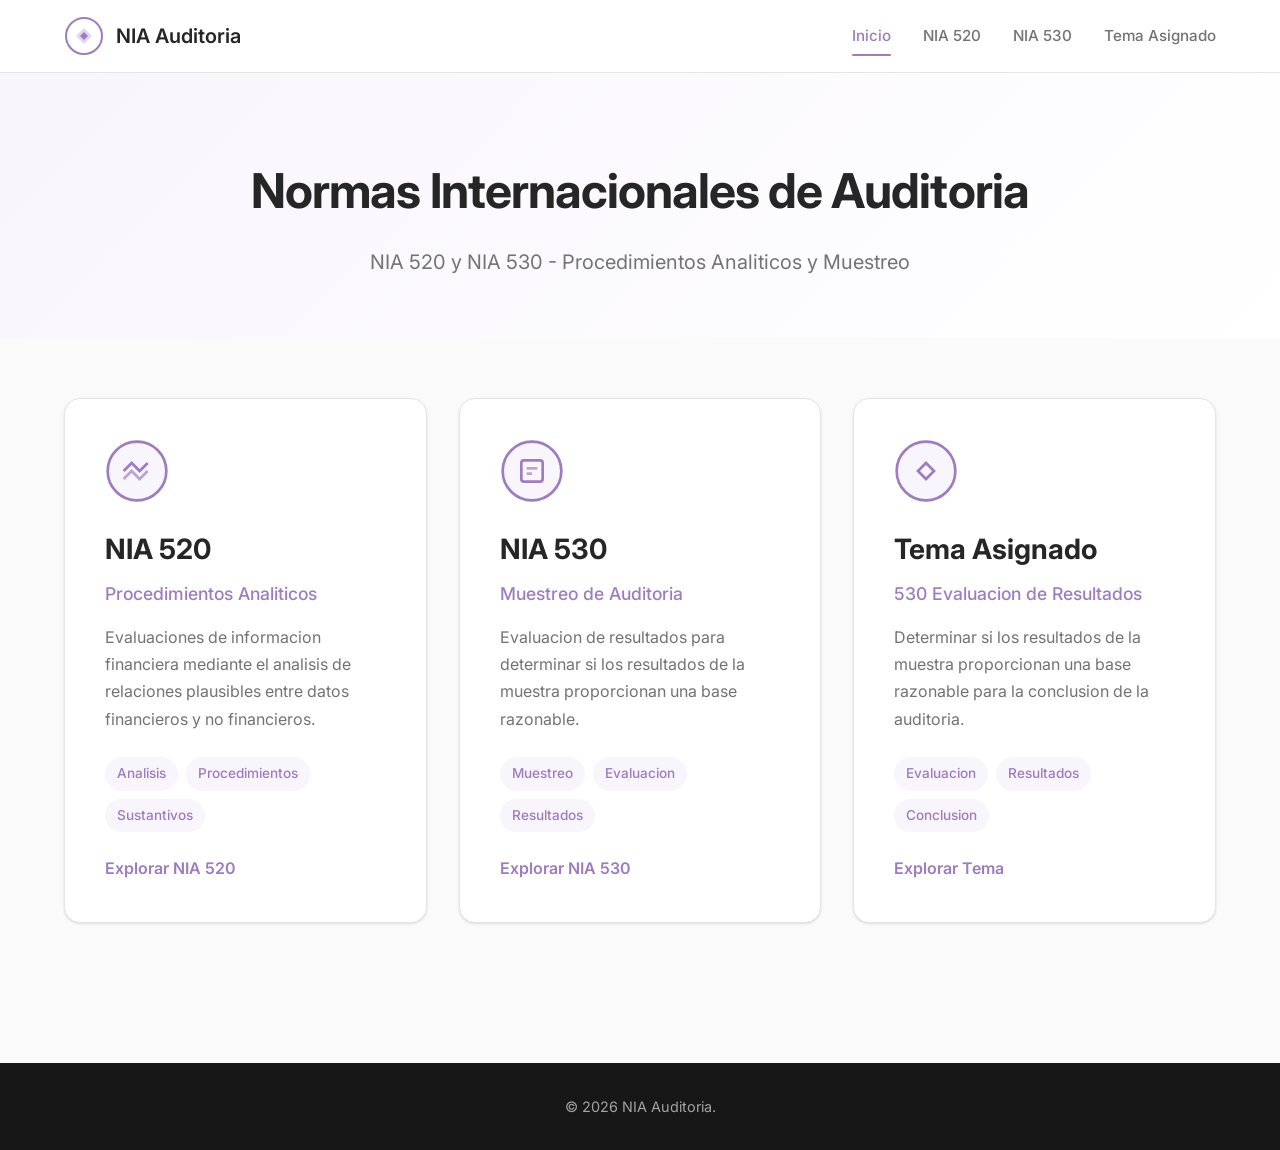
<file: index.html>
<!DOCTYPE html>
<html lang="es">
<head>
<meta charset="UTF-8">
<meta name="viewport" content="width=device-width, initial-scale=1.0">
<title>NIA 520 y 530 - Auditoria</title>
<link rel="stylesheet" href="style.css">
<link href="https://fonts.googleapis.com/css2?family=Inter:wght@300;400;500;600&display=swap" rel="stylesheet">
</head>
<body>
<header class="header">
<div class="container">
<div class="logo">
<svg viewBox="0 0 40 40" class="logo-icon">
<circle cx="20" cy="20" r="18" fill="none" stroke="#9d7cbf" stroke-width="2"/>
<path d="M12 20 L20 12 L28 20 L20 28 Z" fill="#9d7cbf" opacity="0.3"/>
<path d="M16 20 L20 16 L24 20 L20 24 Z" fill="#9d7cbf"/>
</svg>
<span>NIA Auditoria</span>
</div>
<nav class="nav">
<a href="index.html" class="nav-link active">Inicio</a>
<a href="nia520.html" class="nav-link">NIA 520</a>
<a href="nia530.html" class="nav-link">NIA 530</a>
<a href="tema.html" class="nav-link">Tema Asignado</a>
</nav>
</div>
</header>
<main class="main">
<section class="hero">
<div class="container">
<h1 class="hero-title">Normas Internacionales de Auditoria</h1>
<p class="hero-subtitle">NIA 520 y NIA 530 - Procedimientos Analiticos y Muestreo</p>
</div>
</section>
<section class="content">
<div class="container">
<div class="cards">
<article class="card">
<div class="card-icon">
<svg viewBox="0 0 48 48" fill="none">
<circle cx="24" cy="24" r="22" stroke="#9d7cbf" stroke-width="2" fill="#f8f5fc"/>
<path d="M14 24 L20 18 L26 24 L32 18" stroke="#9d7cbf" stroke-width="2" fill="none"/>
<path d="M14 30 L20 24 L26 30 L32 24" stroke="#b8a5d3" stroke-width="2" fill="none"/>
</svg>
</div>
<h2 class="card-title">NIA 520</h2>
<h3 class="card-subtitle">Procedimientos Analiticos</h3>
<p class="card-description">Evaluaciones de informacion financiera mediante el analisis de relaciones plausibles entre datos financieros y no financieros.</p>
<div class="card-tags">
<span class="tag">Analisis</span>
<span class="tag">Procedimientos</span>
<span class="tag">Sustantivos</span>
</div>
<a href="nia520.html" class="card-link">Explorar NIA 520</a>
</article>
<article class="card">
<div class="card-icon">
<svg viewBox="0 0 48 48" fill="none">
<circle cx="24" cy="24" r="22" stroke="#9d7cbf" stroke-width="2" fill="#f8f5fc"/>
<rect x="16" y="16" width="16" height="16" rx="2" stroke="#9d7cbf" stroke-width="2" fill="none"/>
<line x1="20" y1="22" x2="28" y2="22" stroke="#b8a5d3" stroke-width="2"/>
<line x1="20" y1="26" x2="24" y2="26" stroke="#b8a5d3" stroke-width="2"/>
</svg>
</div>
<h2 class="card-title">NIA 530</h2>
<h3 class="card-subtitle">Muestreo de Auditoria</h3>
<p class="card-description">Evaluacion de resultados para determinar si los resultados de la muestra proporcionan una base razonable.</p>
<div class="card-tags">
<span class="tag">Muestreo</span>
<span class="tag">Evaluacion</span>
<span class="tag">Resultados</span>
</div>
<a href="nia530.html" class="card-link">Explorar NIA 530</a>
</article>
<article class="card">
<div class="card-icon">
<svg viewBox="0 0 48 48" fill="none">
<circle cx="24" cy="24" r="22" stroke="#9d7cbf" stroke-width="2" fill="#f8f5fc"/>
<path d="M18 24 L24 18 L30 24 L24 30 Z" stroke="#9d7cbf" stroke-width="2" fill="none"/>
</svg>
</div>
<h2 class="card-title">Tema Asignado</h2>
<h3 class="card-subtitle">530 Evaluacion de Resultados</h3>
<p class="card-description">Determinar si los resultados de la muestra proporcionan una base razonable para la conclusion de la auditoria.</p>
<div class="card-tags">
<span class="tag">Evaluacion</span>
<span class="tag">Resultados</span>
<span class="tag">Conclusion</span>
</div>
<a href="tema.html" class="card-link">Explorar Tema</a>
</article>
</div>
</div>
</section>
</main>
<footer class="footer">
<div class="container">
<p>&copy; 2026 NIA Auditoria.</p>
</div>
</footer>
</body>
</html>
</file>
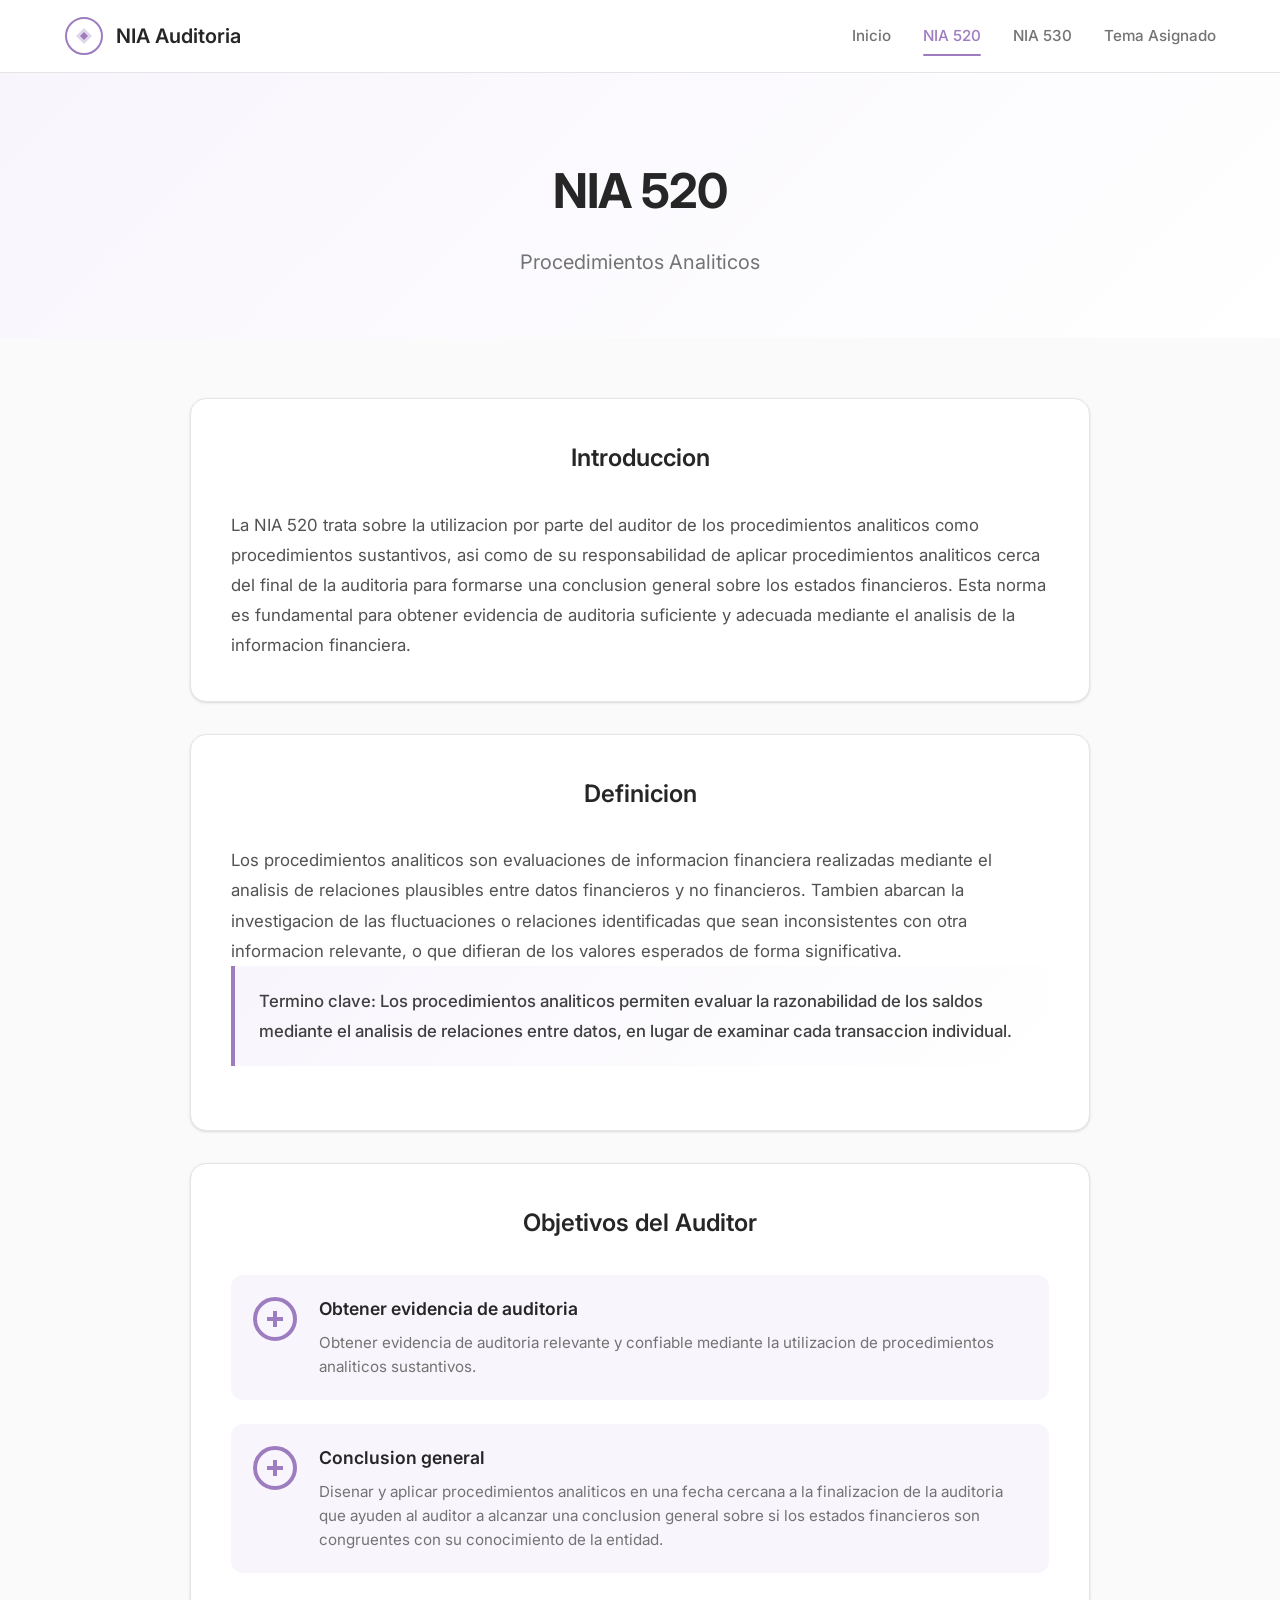
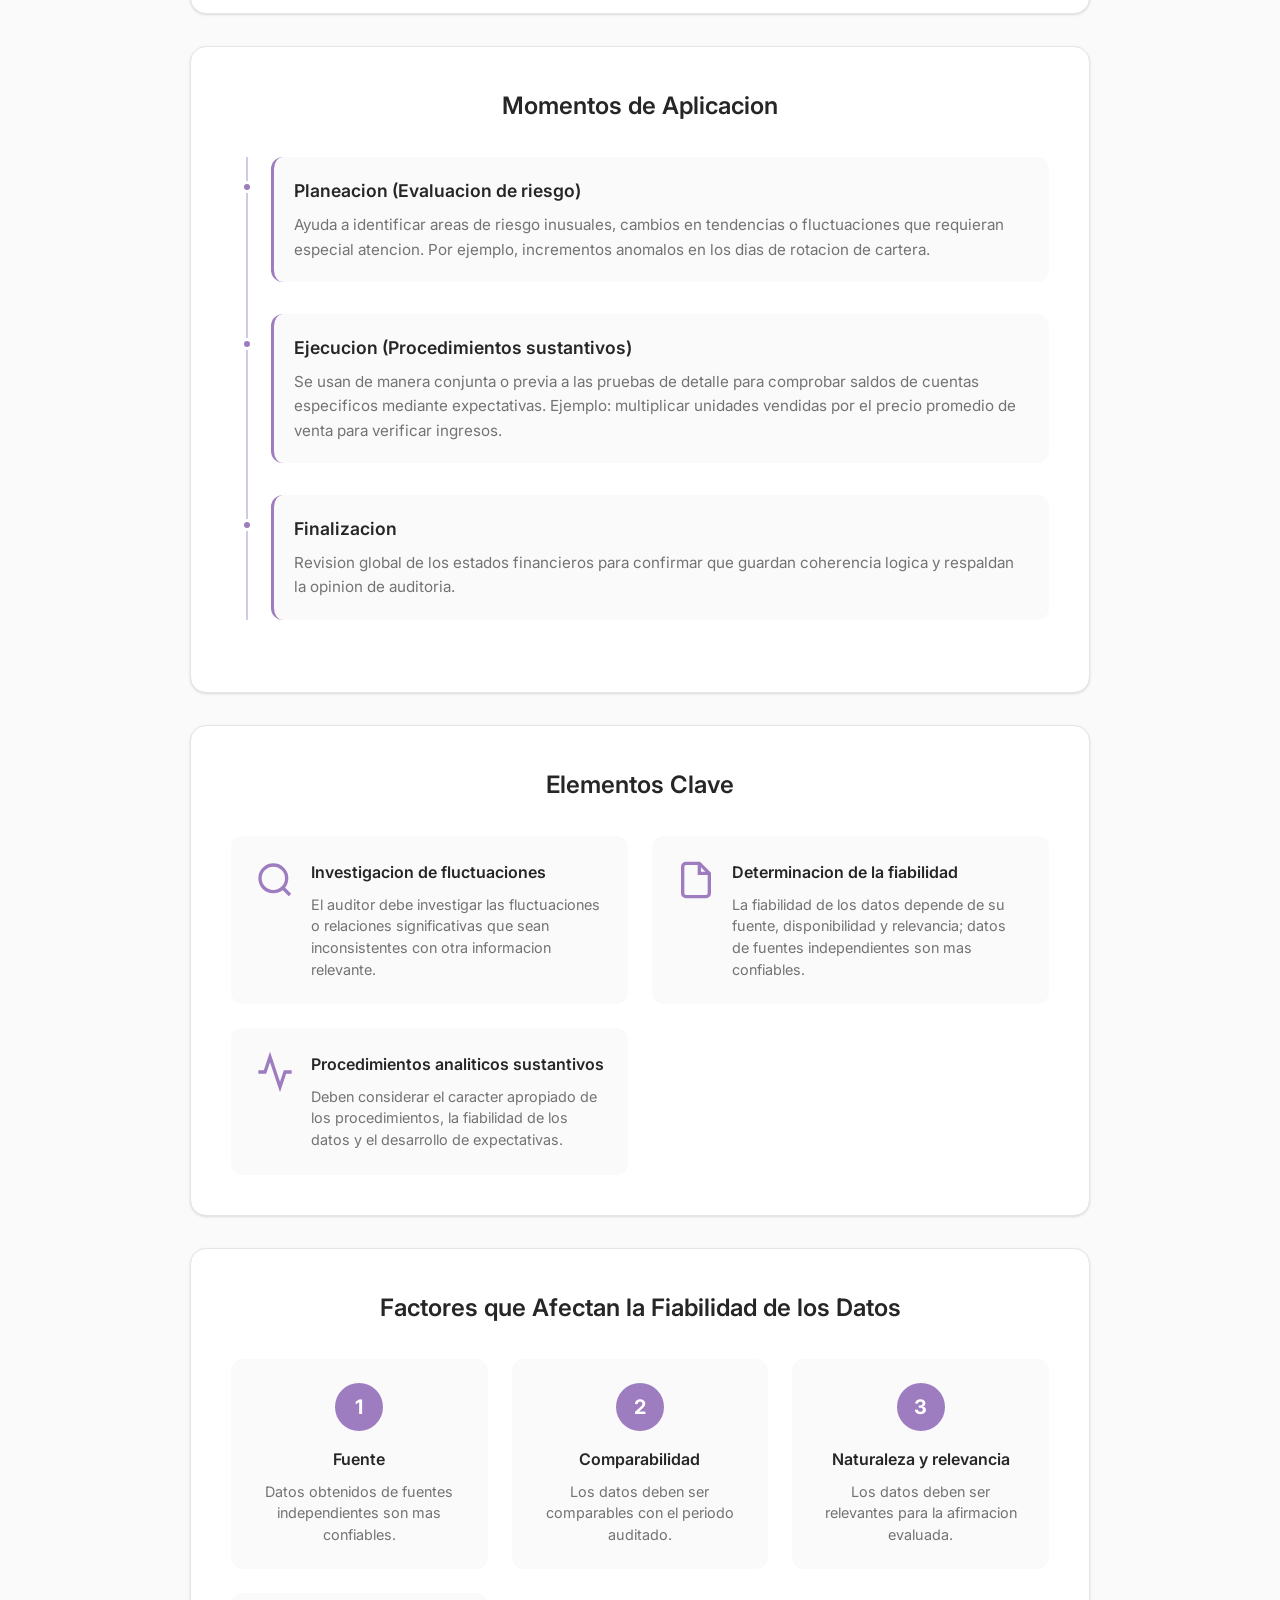
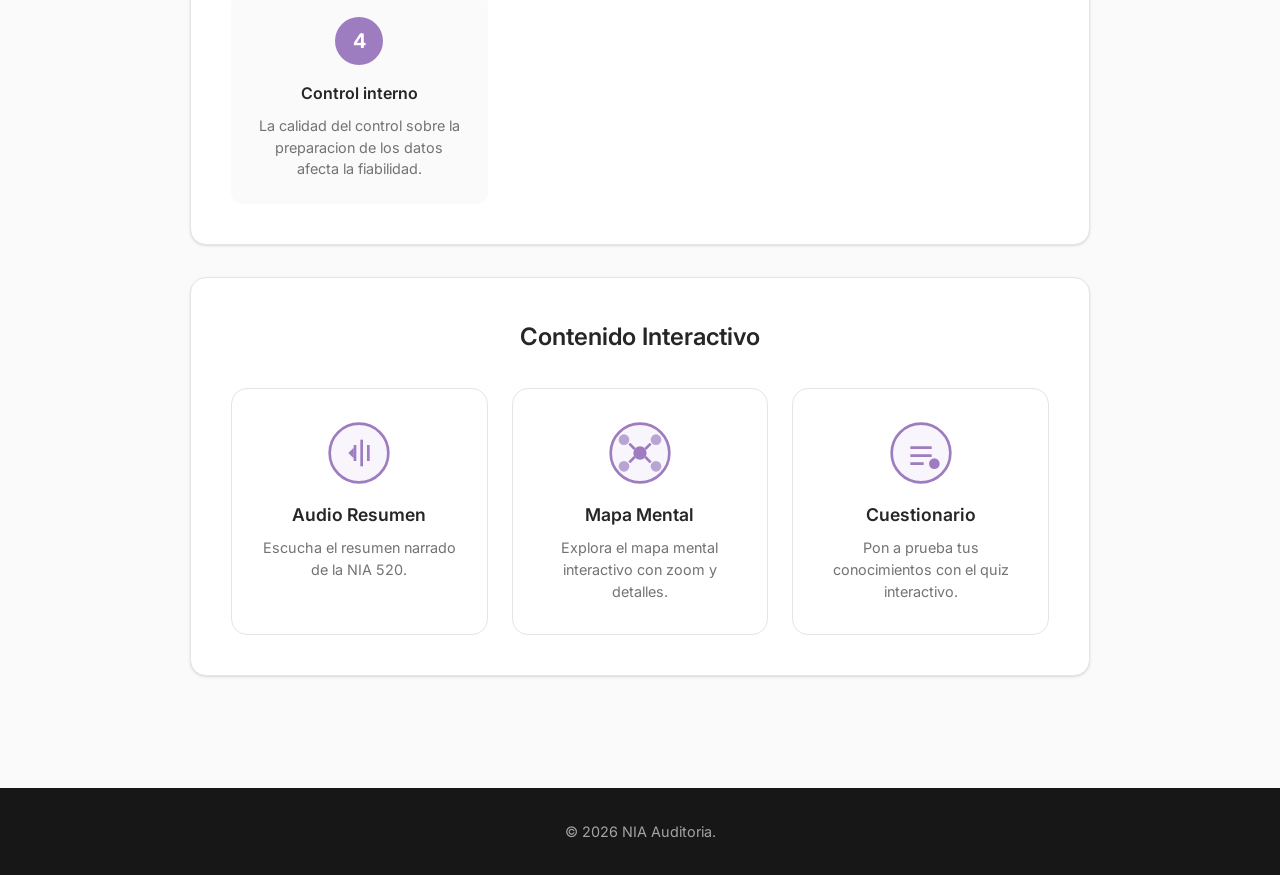
<file: nia520.html>
<!DOCTYPE html>
<html lang="es">
<head>
<meta charset="UTF-8">
<meta name="viewport" content="width=device-width, initial-scale=1.0">
<title>NIA 520 - Procedimientos Analiticos</title>
<link rel="stylesheet" href="style.css">
<link href="https://fonts.googleapis.com/css2?family=Inter:wght@300;400;500;600&display=swap" rel="stylesheet">
</head>
<body>
<header class="header">
<div class="container">
<div class="logo">
<svg viewBox="0 0 40 40" class="logo-icon">
<circle cx="20" cy="20" r="18" fill="none" stroke="#9d7cbf" stroke-width="2"/>
<path d="M12 20 L20 12 L28 20 L20 28 Z" fill="#9d7cbf" opacity="0.3"/>
<path d="M16 20 L20 16 L24 20 L20 24 Z" fill="#9d7cbf"/>
</svg>
<span>NIA Auditoria</span>
</div>
<nav class="nav">
<a href="index.html" class="nav-link">Inicio</a>
<a href="nia520.html" class="nav-link active">NIA 520</a>
<a href="nia530.html" class="nav-link">NIA 530</a>
<a href="tema.html" class="nav-link">Tema Asignado</a>
</nav>
</div>
</header>
<main class="main">
<section class="hero">
<div class="container">
<h1 class="hero-title">NIA 520</h1>
<p class="hero-subtitle">Procedimientos Analiticos</p>
</div>
</section>
<section class="content">
<div class="container">
<div class="nia-content">

<section class="section">
<h2 class="section-title">Introduccion</h2>
<p>La NIA 520 trata sobre la utilizacion por parte del auditor de los procedimientos analiticos como procedimientos sustantivos, asi como de su responsabilidad de aplicar procedimientos analiticos cerca del final de la auditoria para formarse una conclusion general sobre los estados financieros. Esta norma es fundamental para obtener evidencia de auditoria suficiente y adecuada mediante el analisis de la informacion financiera.</p>
</section>

<section class="section">
<h2 class="section-title">Definicion</h2>
<p>Los procedimientos analiticos son evaluaciones de informacion financiera realizadas mediante el analisis de relaciones plausibles entre datos financieros y no financieros. Tambien abarcan la investigacion de las fluctuaciones o relaciones identificadas que sean inconsistentes con otra informacion relevante, o que difieran de los valores esperados de forma significativa.</p>
<div class="highlight-box">
<p>Termino clave: Los procedimientos analiticos permiten evaluar la razonabilidad de los saldos mediante el analisis de relaciones entre datos, en lugar de examinar cada transaccion individual.</p>
</div>
</section>

<section class="section">
<h2 class="section-title">Objetivos del Auditor</h2>
<div class="objectives">
<div class="objective">
<div class="objective-icon"><svg viewBox="0 0 24 24" fill="none" stroke="#9d7cbf" stroke-width="2"><circle cx="12" cy="12" r="10"/><path d="M12 8v8M8 12h8"/></svg></div>
<div class="objective-text">
<h3>Obtener evidencia de auditoria</h3>
<p>Obtener evidencia de auditoria relevante y confiable mediante la utilizacion de procedimientos analiticos sustantivos.</p>
</div>
</div>
<div class="objective">
<div class="objective-icon"><svg viewBox="0 0 24 24" fill="none" stroke="#9d7cbf" stroke-width="2"><circle cx="12" cy="12" r="10"/><path d="M12 8v8M8 12h8"/></svg></div>
<div class="objective-text">
<h3>Conclusion general</h3>
<p>Disenar y aplicar procedimientos analiticos en una fecha cercana a la finalizacion de la auditoria que ayuden al auditor a alcanzar una conclusion general sobre si los estados financieros son congruentes con su conocimiento de la entidad.</p>
</div>
</div>
</div>
</section>

<section class="section">
<h2 class="section-title">Momentos de Aplicacion</h2>
<div class="timeline">
<div class="timeline-item"><div class="timeline-marker"></div><div class="timeline-content"><h3>Planeacion (Evaluacion de riesgo)</h3><p>Ayuda a identificar areas de riesgo inusuales, cambios en tendencias o fluctuaciones que requieran especial atencion. Por ejemplo, incrementos anomalos en los dias de rotacion de cartera.</p></div></div>
<div class="timeline-item"><div class="timeline-marker"></div><div class="timeline-content"><h3>Ejecucion (Procedimientos sustantivos)</h3><p>Se usan de manera conjunta o previa a las pruebas de detalle para comprobar saldos de cuentas especificos mediante expectativas. Ejemplo: multiplicar unidades vendidas por el precio promedio de venta para verificar ingresos.</p></div></div>
<div class="timeline-item"><div class="timeline-marker"></div><div class="timeline-content"><h3>Finalizacion</h3><p>Revision global de los estados financieros para confirmar que guardan coherencia logica y respaldan la opinion de auditoria.</p></div></div>
</div>
</section>

<section class="section">
<h2 class="section-title">Elementos Clave</h2>
<div class="actions">
<div class="action-item">
<div class="action-icon"><svg viewBox="0 0 24 24" fill="none" stroke="#9d7cbf" stroke-width="2"><circle cx="11" cy="11" r="8"/><line x1="21" y1="21" x2="16.65" y2="16.65"/></svg></div>
<div class="action-text"><h3>Investigacion de fluctuaciones</h3><p>El auditor debe investigar las fluctuaciones o relaciones significativas que sean inconsistentes con otra informacion relevante.</p></div>
</div>
<div class="action-item">
<div class="action-icon"><svg viewBox="0 0 24 24" fill="none" stroke="#9d7cbf" stroke-width="2"><path d="M14 2H6a2 2 0 0 0-2 2v16a2 2 0 0 0 2 2h12a2 2 0 0 0 2-2V8z"/><polyline points="14 2 14 8 20 8"/></svg></div>
<div class="action-text"><h3>Determinacion de la fiabilidad</h3><p>La fiabilidad de los datos depende de su fuente, disponibilidad y relevancia; datos de fuentes independientes son mas confiables.</p></div>
</div>
<div class="action-item">
<div class="action-icon"><svg viewBox="0 0 24 24" fill="none" stroke="#9d7cbf" stroke-width="2"><polyline points="22 12 18 12 15 21 9 3 6 12 2 12"/></svg></div>
<div class="action-text"><h3>Procedimientos analiticos sustantivos</h3><p>Deben considerar el caracter apropiado de los procedimientos, la fiabilidad de los datos y el desarrollo de expectativas.</p></div>
</div>
</div>
</section>

<section class="section">
<h2 class="section-title">Factores que Afectan la Fiabilidad de los Datos</h2>
<div class="process-flow">
<div class="process-step"><div class="step-number">1</div><div class="step-content"><h3>Fuente</h3><p>Datos obtenidos de fuentes independientes son mas confiables.</p></div></div>
<div class="process-step"><div class="step-number">2</div><div class="step-content"><h3>Comparabilidad</h3><p>Los datos deben ser comparables con el periodo auditado.</p></div></div>
<div class="process-step"><div class="step-number">3</div><div class="step-content"><h3>Naturaleza y relevancia</h3><p>Los datos deben ser relevantes para la afirmacion evaluada.</p></div></div>
<div class="process-step"><div class="step-number">4</div><div class="step-content"><h3>Control interno</h3><p>La calidad del control sobre la preparacion de los datos afecta la fiabilidad.</p></div></div>
</div>
</section>

<section class="section">
<h2 class="section-title">Contenido Interactivo</h2>
<div class="action-grid">
<a href="nia520_audio.html" class="action-card">
<div class="action-card-icon"><svg viewBox="0 0 48 48" fill="none"><circle cx="24" cy="24" r="22" stroke="#9d7cbf" stroke-width="2" fill="#f8f5fc"/><path d="M16 24 L20 20 L20 28 Z" fill="#9d7cbf"/><rect x="20" y="18" width="2" height="12" fill="#9d7cbf"/><rect x="25" y="14" width="2" height="20" fill="#9d7cbf"/><rect x="30" y="18" width="2" height="12" fill="#9d7cbf"/></svg></div>
<h3>Audio Resumen</h3>
<p>Escucha el resumen narrado de la NIA 520.</p>
</a>
<a href="nia520_mapa.html" class="action-card">
<div class="action-card-icon"><svg viewBox="0 0 48 48" fill="none"><circle cx="24" cy="24" r="22" stroke="#9d7cbf" stroke-width="2" fill="#f8f5fc"/><circle cx="24" cy="24" r="5" fill="#9d7cbf"/><circle cx="12" cy="14" r="4" fill="#b8a5d3"/><circle cx="36" cy="14" r="4" fill="#b8a5d3"/><circle cx="12" cy="34" r="4" fill="#b8a5d3"/><circle cx="36" cy="34" r="4" fill="#b8a5d3"/><line x1="16" y1="17" x2="20" y2="21" stroke="#9d7cbf" stroke-width="2"/><line x1="32" y1="17" x2="28" y2="21" stroke="#9d7cbf" stroke-width="2"/><line x1="16" y1="31" x2="20" y2="27" stroke="#9d7cbf" stroke-width="2"/><line x1="32" y1="31" x2="28" y2="27" stroke="#9d7cbf" stroke-width="2"/></svg></div>
<h3>Mapa Mental</h3>
<p>Explora el mapa mental interactivo con zoom y detalles.</p>
</a>
<a href="nia520_quiz.html" class="action-card">
<div class="action-card-icon"><svg viewBox="0 0 48 48" fill="none"><circle cx="24" cy="24" r="22" stroke="#9d7cbf" stroke-width="2" fill="#f8f5fc"/><path d="M16 20h16M16 26h16M16 32h10" stroke="#9d7cbf" stroke-width="2"/><circle cx="34" cy="32" r="4" fill="#9d7cbf"/></svg></div>
<h3>Cuestionario</h3>
<p>Pon a prueba tus conocimientos con el quiz interactivo.</p>
</a>
</div>
</section>

</div>
</div>
</section>
</main>
<footer class="footer">
<div class="container">
<p>&copy; 2026 NIA Auditoria.</p>
</div>
</footer>
</body>
</html>
</file>
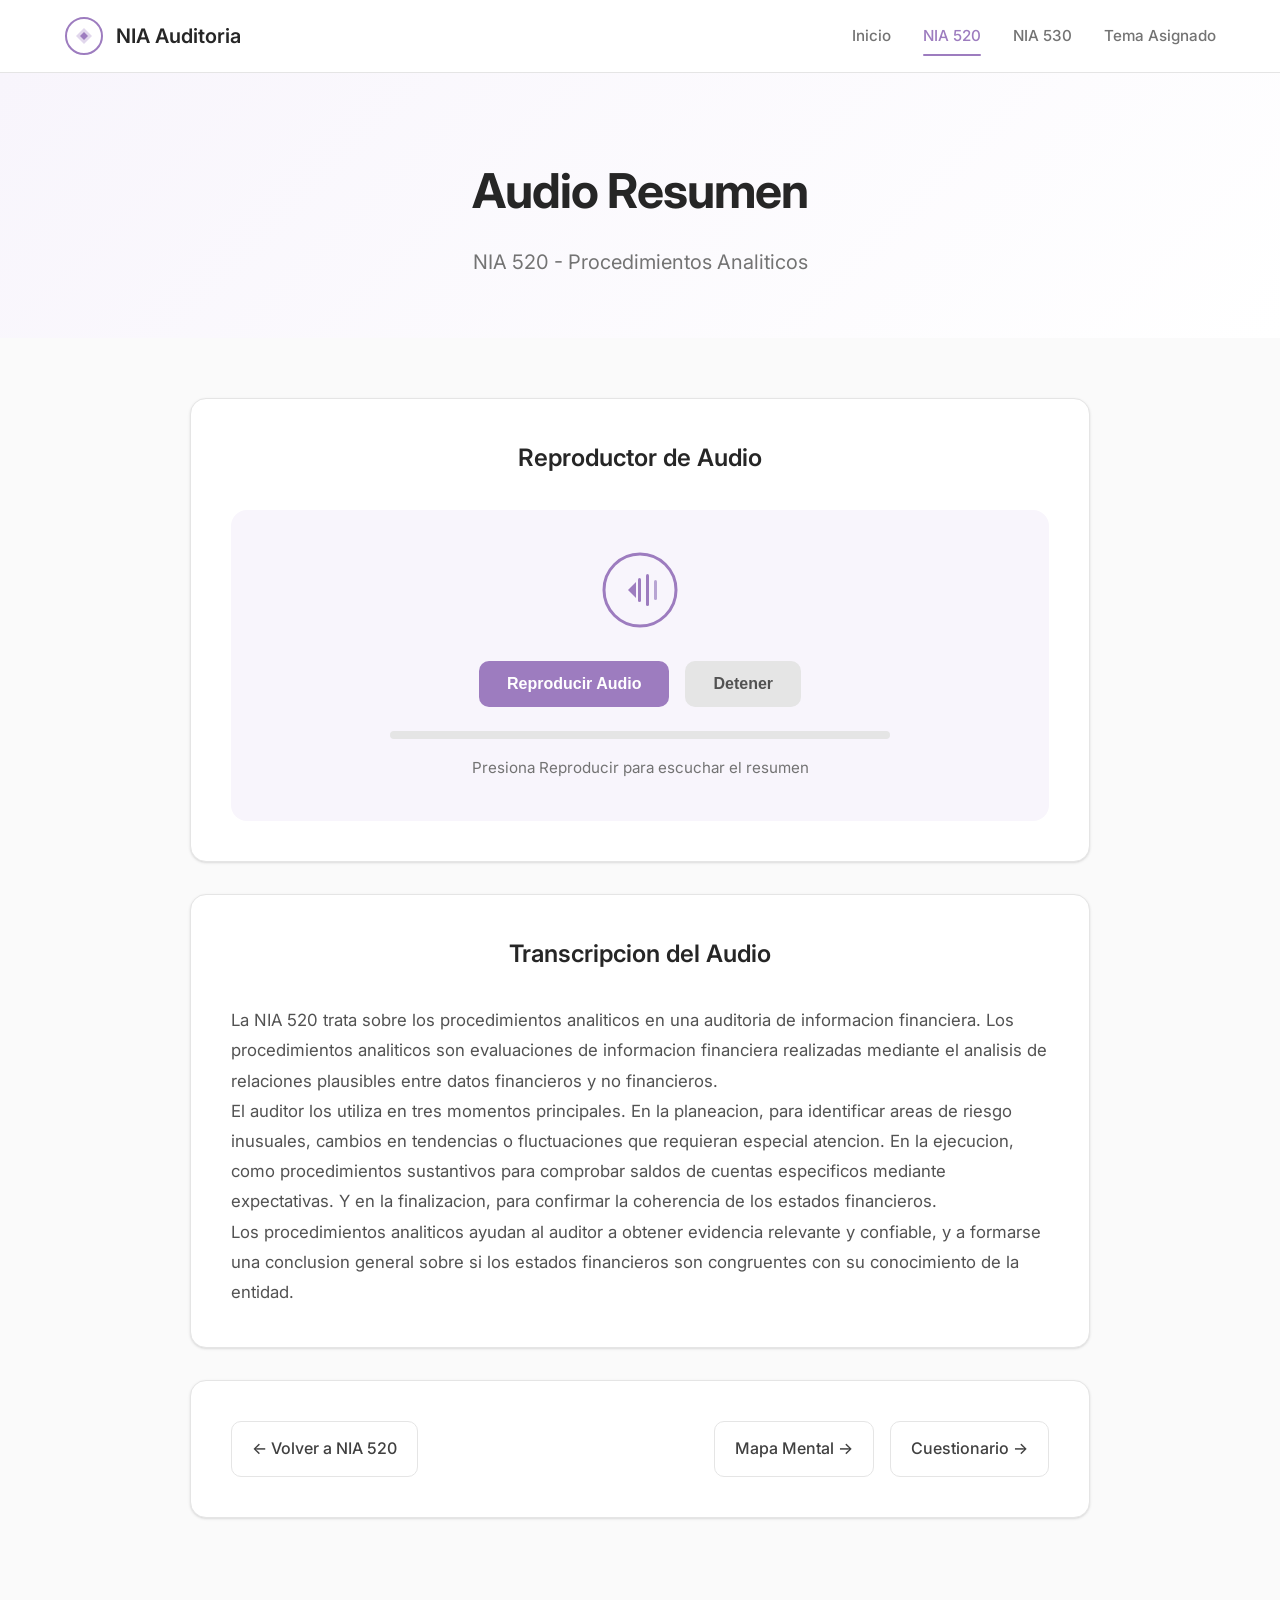
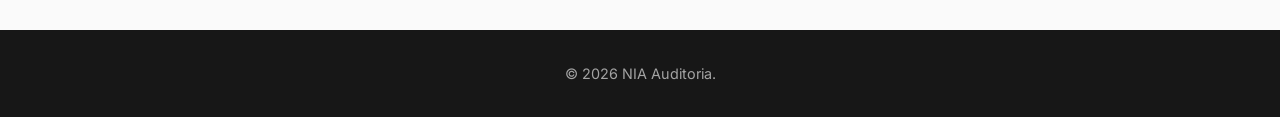
<file: nia520_audio.html>
<!DOCTYPE html>
<html lang="es">
<head>
<meta charset="UTF-8">
<meta name="viewport" content="width=device-width, initial-scale=1.0">
<title>NIA 520 - Audio Resumen</title>
<link rel="stylesheet" href="style.css">
<link href="https://fonts.googleapis.com/css2?family=Inter:wght@300;400;500;600&display=swap" rel="stylesheet">
</head>
<body>
<header class="header">
<div class="container">
<div class="logo">
<svg viewBox="0 0 40 40" class="logo-icon">
<circle cx="20" cy="20" r="18" fill="none" stroke="#9d7cbf" stroke-width="2"/>
<path d="M12 20 L20 12 L28 20 L20 28 Z" fill="#9d7cbf" opacity="0.3"/>
<path d="M16 20 L20 16 L24 20 L20 24 Z" fill="#9d7cbf"/>
</svg>
<span>NIA Auditoria</span>
</div>
<nav class="nav">
<a href="index.html" class="nav-link">Inicio</a>
<a href="nia520.html" class="nav-link active">NIA 520</a>
<a href="nia530.html" class="nav-link">NIA 530</a>
<a href="tema.html" class="nav-link">Tema Asignado</a>
</nav>
</div>
</header>
<main class="main">
<section class="hero">
<div class="container">
<h1 class="hero-title">Audio Resumen</h1>
<p class="hero-subtitle">NIA 520 - Procedimientos Analiticos</p>
</div>
</section>
<section class="content">
<div class="container">
<div class="nia-content">

<section class="section">
<h2 class="section-title">Reproductor de Audio</h2>
<div class="audio-player" style="background:var(--primary-bg);border-radius:16px;padding:40px;text-align:center;">
<div class="audio-icon" style="margin-bottom:24px;">
<svg viewBox="0 0 80 80" width="80" height="80" fill="none">
<circle cx="40" cy="40" r="36" stroke="#9d7cbf" stroke-width="3" fill="#f8f5fc"/>
<path d="M28 40 L36 32 L36 48 Z" fill="#9d7cbf"/>
<rect x="38" y="28" width="3" height="24" fill="#9d7cbf" rx="1.5"/>
<rect x="46" y="24" width="3" height="32" fill="#9d7cbf" rx="1.5"/>
<rect x="54" y="30" width="3" height="20" fill="#b8a5d3" rx="1.5"/>
</svg>
</div>
<div style="display:flex;justify-content:center;gap:16px;margin-bottom:24px;">
<button onclick="speak('nia520-audio-text')" style="background:#9d7cbf;color:#fff;padding:14px 28px;border:none;border-radius:10px;cursor:pointer;font-weight:600;font-size:1rem;">Reproducir Audio</button>
<button onclick="stopSpeech()" style="background:#e5e5e5;color:#525252;padding:14px 28px;border:none;border-radius:10px;cursor:pointer;font-weight:600;font-size:1rem;">Detener</button>
</div>
<div style="background:#e5e5e5;height:8px;border-radius:4px;margin-bottom:16px;overflow:hidden;max-width:500px;margin-left:auto;margin-right:auto;">
<div id="audio-progress" style="background:#9d7cbf;height:100%;width:0%;transition:width 0.3s;"></div>
</div>
<span id="audio-status" style="color:#737373;font-size:0.95rem;">Presiona Reproducir para escuchar el resumen</span>
</div>
</section>

<section class="section">
<h2 class="section-title">Transcripcion del Audio</h2>
<div id="nia520-audio-text">
<p>La NIA 520 trata sobre los procedimientos analiticos en una auditoria de informacion financiera. Los procedimientos analiticos son evaluaciones de informacion financiera realizadas mediante el analisis de relaciones plausibles entre datos financieros y no financieros.</p>
<p>El auditor los utiliza en tres momentos principales. En la planeacion, para identificar areas de riesgo inusuales, cambios en tendencias o fluctuaciones que requieran especial atencion. En la ejecucion, como procedimientos sustantivos para comprobar saldos de cuentas especificos mediante expectativas. Y en la finalizacion, para confirmar la coherencia de los estados financieros.</p>
<p>Los procedimientos analiticos ayudan al auditor a obtener evidencia relevante y confiable, y a formarse una conclusion general sobre si los estados financieros son congruentes con su conocimiento de la entidad.</p>
</div>
</section>

<section class="section">
<div class="nav-buttons" style="display:flex;justify-content:space-between;gap:16px;">
<a href="nia520.html" class="resource-link" style="text-decoration:none;">&larr; Volver a NIA 520</a>
<div style="display:flex;gap:16px;">
<a href="nia520_mapa.html" class="resource-link" style="text-decoration:none;">Mapa Mental &rarr;</a>
<a href="nia520_quiz.html" class="resource-link" style="text-decoration:none;">Cuestionario &rarr;</a>
</div>
</div>
</section>

</div>
</div>
</section>
</main>
<footer class="footer">
<div class="container">
<p>&copy; 2026 NIA Auditoria.</p>
</div>
</footer>
<script src="app.js"></script>
</body>
</html>
</file>
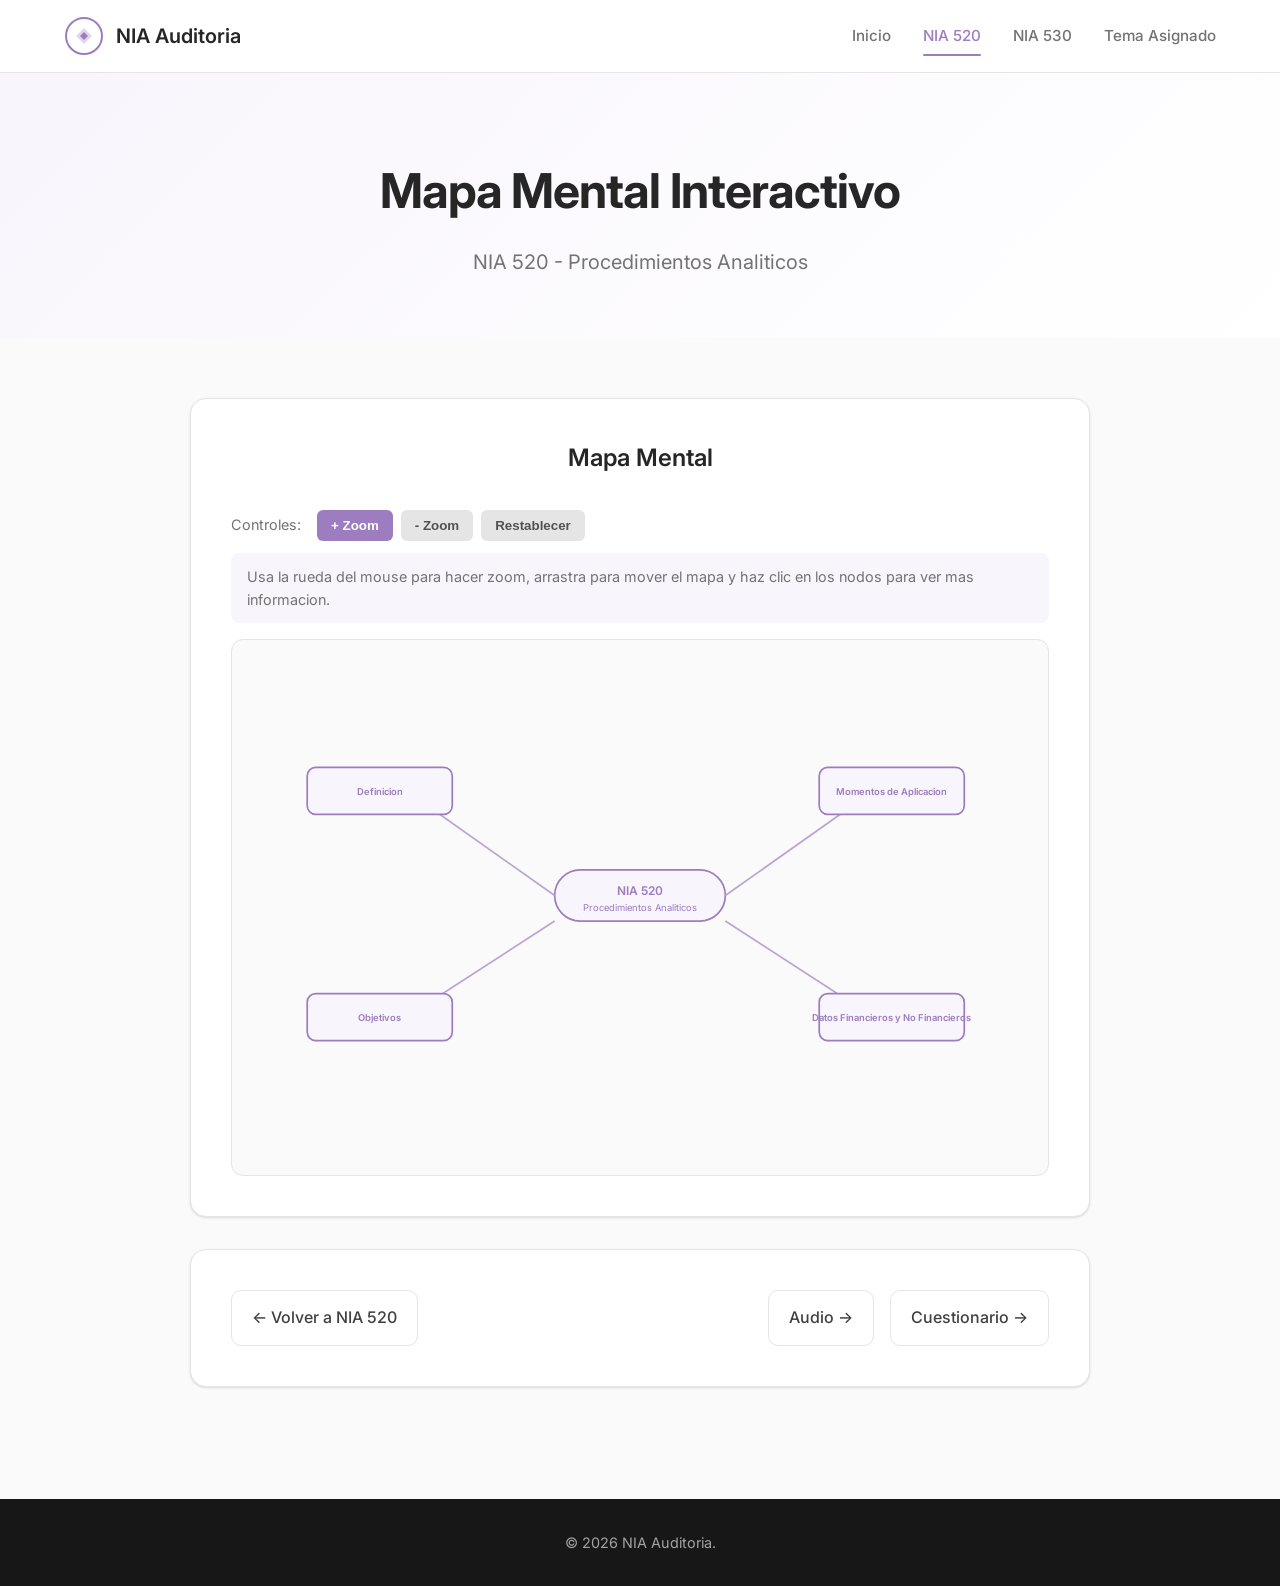
<file: nia520_mapa.html>
<!DOCTYPE html>
<html lang="es">
<head>
<meta charset="UTF-8">
<meta name="viewport" content="width=device-width, initial-scale=1.0">
<title>NIA 520 - Mapa Mental</title>
<link rel="stylesheet" href="style.css">
<link href="https://fonts.googleapis.com/css2?family=Inter:wght@300;400;500;600&display=swap" rel="stylesheet">
</head>
<body>
<header class="header">
<div class="container">
<div class="logo">
<svg viewBox="0 0 40 40" class="logo-icon">
<circle cx="20" cy="20" r="18" fill="none" stroke="#9d7cbf" stroke-width="2"/>
<path d="M12 20 L20 12 L28 20 L20 28 Z" fill="#9d7cbf" opacity="0.3"/>
<path d="M16 20 L20 16 L24 20 L20 24 Z" fill="#9d7cbf"/>
</svg>
<span>NIA Auditoria</span>
</div>
<nav class="nav">
<a href="index.html" class="nav-link">Inicio</a>
<a href="nia520.html" class="nav-link active">NIA 520</a>
<a href="nia530.html" class="nav-link">NIA 530</a>
<a href="tema.html" class="nav-link">Tema Asignado</a>
</nav>
</div>
</header>
<main class="main">
<section class="hero">
<div class="container">
<h1 class="hero-title">Mapa Mental Interactivo</h1>
<p class="hero-subtitle">NIA 520 - Procedimientos Analiticos</p>
</div>
</section>
<section class="content">
<div class="container">
<div class="nia-content">

<section class="section">
<h2 class="section-title">Mapa Mental</h2>
<div class="map-controls" style="display:flex;gap:8px;margin-bottom:12px;align-items:center;">
<span style="color:#737373;font-size:0.9rem;margin-right:8px;">Controles:</span>
<button onclick="mmZoom('520',0.2)" style="background:#9d7cbf;color:#fff;padding:8px 14px;border:none;border-radius:6px;cursor:pointer;font-weight:600;">+ Zoom</button>
<button onclick="mmZoom('520',-0.2)" style="background:#e5e5e5;color:#525252;padding:8px 14px;border:none;border-radius:6px;cursor:pointer;font-weight:600;">- Zoom</button>
<button onclick="mmReset('520')" style="background:#e5e5e5;color:#525252;padding:8px 14px;border:none;border-radius:6px;cursor:pointer;font-weight:600;">Restablecer</button>
</div>
<div class="map-hint" style="background:#f8f5fc;border-radius:8px;padding:12px 16px;margin-bottom:16px;color:#737373;font-size:0.9rem;">
Usa la rueda del mouse para hacer zoom, arrastra para mover el mapa y haz clic en los nodos para ver mas informacion.
</div>
<div id="mm-520" class="mindmap-container" style="overflow:hidden;border-radius:12px;background:#fafafa;border:1px solid #e5e5e5;">
<svg viewBox="0 0 900 500" width="100%" height="480">
<g>
<rect class="mm-node" x="350" y="210" width="200" height="60" rx="30" fill="#f8f5fc" stroke="#9d7cbf" stroke-width="2" data-info='{"title":"NIA 520","desc":"Procedimientos Analiticos: evaluaciones de informacion financiera mediante analisis de relaciones plausibles."}'/>
<text x="450" y="240" text-anchor="middle" fill="#9d7cbf" font-size="14" font-weight="600">NIA 520</text>
<text x="450" y="258" text-anchor="middle" fill="#9d7cbf" font-size="11">Procedimientos Analiticos</text>

<line x1="350" y1="240" x2="180" y2="120" stroke="#b8a5d3" stroke-width="2"/>
<rect class="mm-node" x="60" y="90" width="170" height="55" rx="10" fill="#f8f5fc" stroke="#9d7cbf" stroke-width="2" data-info='{"title":"Definicion","desc":"Evaluaciones de informacion financiera mediante analisis de relaciones plausibles entre datos."}'/>
<text x="145" y="122" text-anchor="middle" fill="#9d7cbf" font-size="11" font-weight="600">Definicion</text>

<line x1="350" y1="270" x2="180" y2="380" stroke="#b8a5d3" stroke-width="2"/>
<rect class="mm-node" x="60" y="355" width="170" height="55" rx="10" fill="#f8f5fc" stroke="#9d7cbf" stroke-width="2" data-info='{"title":"Objetivos","desc":"Obtener evidencia relevante y confiable y formarse una conclusion general."}'/>
<text x="145" y="387" text-anchor="middle" fill="#9d7cbf" font-size="11" font-weight="600">Objetivos</text>

<line x1="550" y1="240" x2="720" y2="120" stroke="#b8a5d3" stroke-width="2"/>
<rect class="mm-node" x="660" y="90" width="170" height="55" rx="10" fill="#f8f5fc" stroke="#9d7cbf" stroke-width="2" data-info='{"title":"Momentos","desc":"Planeacion, Ejecucion y Finalizacion de la auditoria."}'/>
<text x="745" y="122" text-anchor="middle" fill="#9d7cbf" font-size="11" font-weight="600">Momentos de Aplicacion</text>

<line x1="550" y1="270" x2="720" y2="380" stroke="#b8a5d3" stroke-width="2"/>
<rect class="mm-node" x="660" y="355" width="170" height="55" rx="10" fill="#f8f5fc" stroke="#9d7cbf" stroke-width="2" data-info='{"title":"Datos","desc":"Utiliza datos financieros y no financieros para las evaluaciones."}'/>
<text x="745" y="387" text-anchor="middle" fill="#9d7cbf" font-size="11" font-weight="600">Datos Financieros y No Financieros</text>
</g>
</svg>
</div>
<div id="mm-detail-520" style="display:none;margin-top:16px;padding:20px;background:#f8f5fc;border-radius:12px;border:1px solid #d4c8e6;"></div>
</section>

<section class="section">
<div class="nav-buttons" style="display:flex;justify-content:space-between;gap:16px;">
<a href="nia520.html" class="resource-link" style="text-decoration:none;">&larr; Volver a NIA 520</a>
<div style="display:flex;gap:16px;">
<a href="nia520_audio.html" class="resource-link" style="text-decoration:none;">Audio &rarr;</a>
<a href="nia520_quiz.html" class="resource-link" style="text-decoration:none;">Cuestionario &rarr;</a>
</div>
</div>
</section>

</div>
</div>
</section>
</main>
<footer class="footer">
<div class="container">
<p>&copy; 2026 NIA Auditoria.</p>
</div>
</footer>
<script src="app.js"></script>
</body>
</html>
</file>
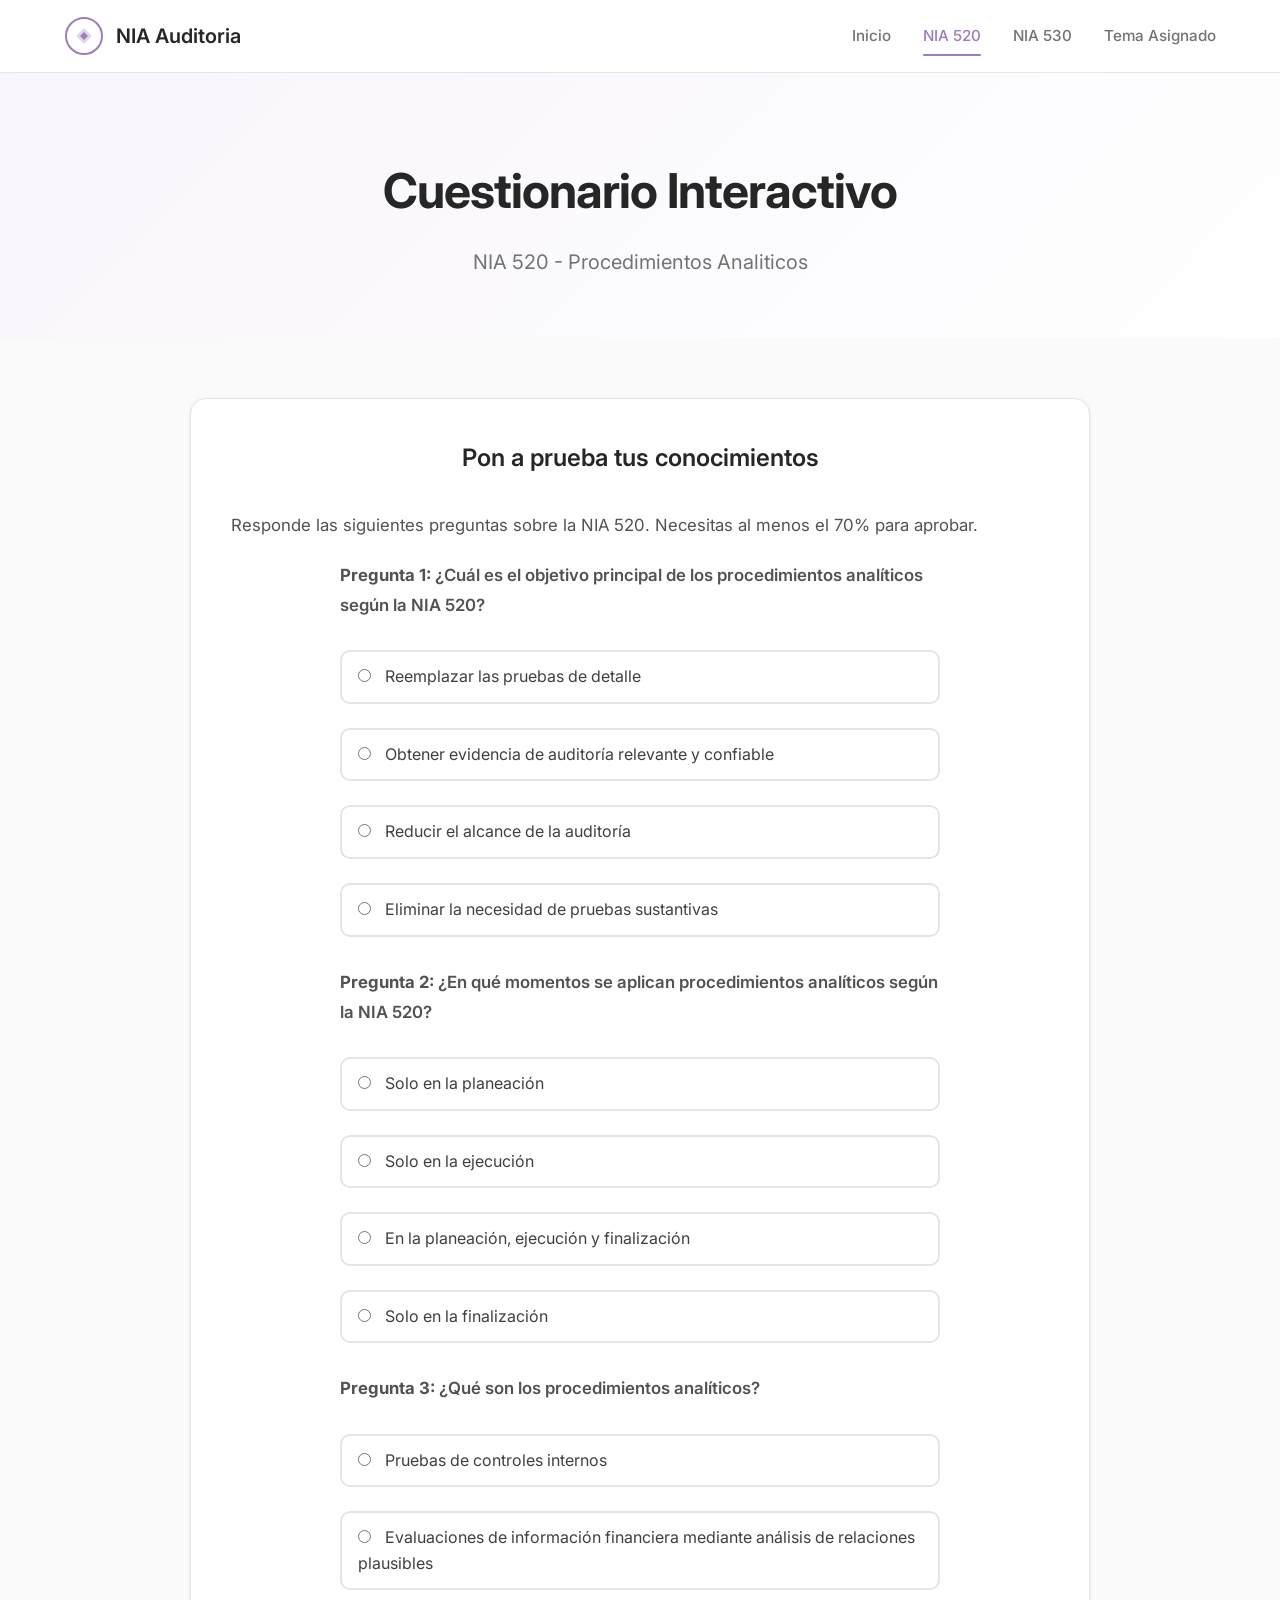
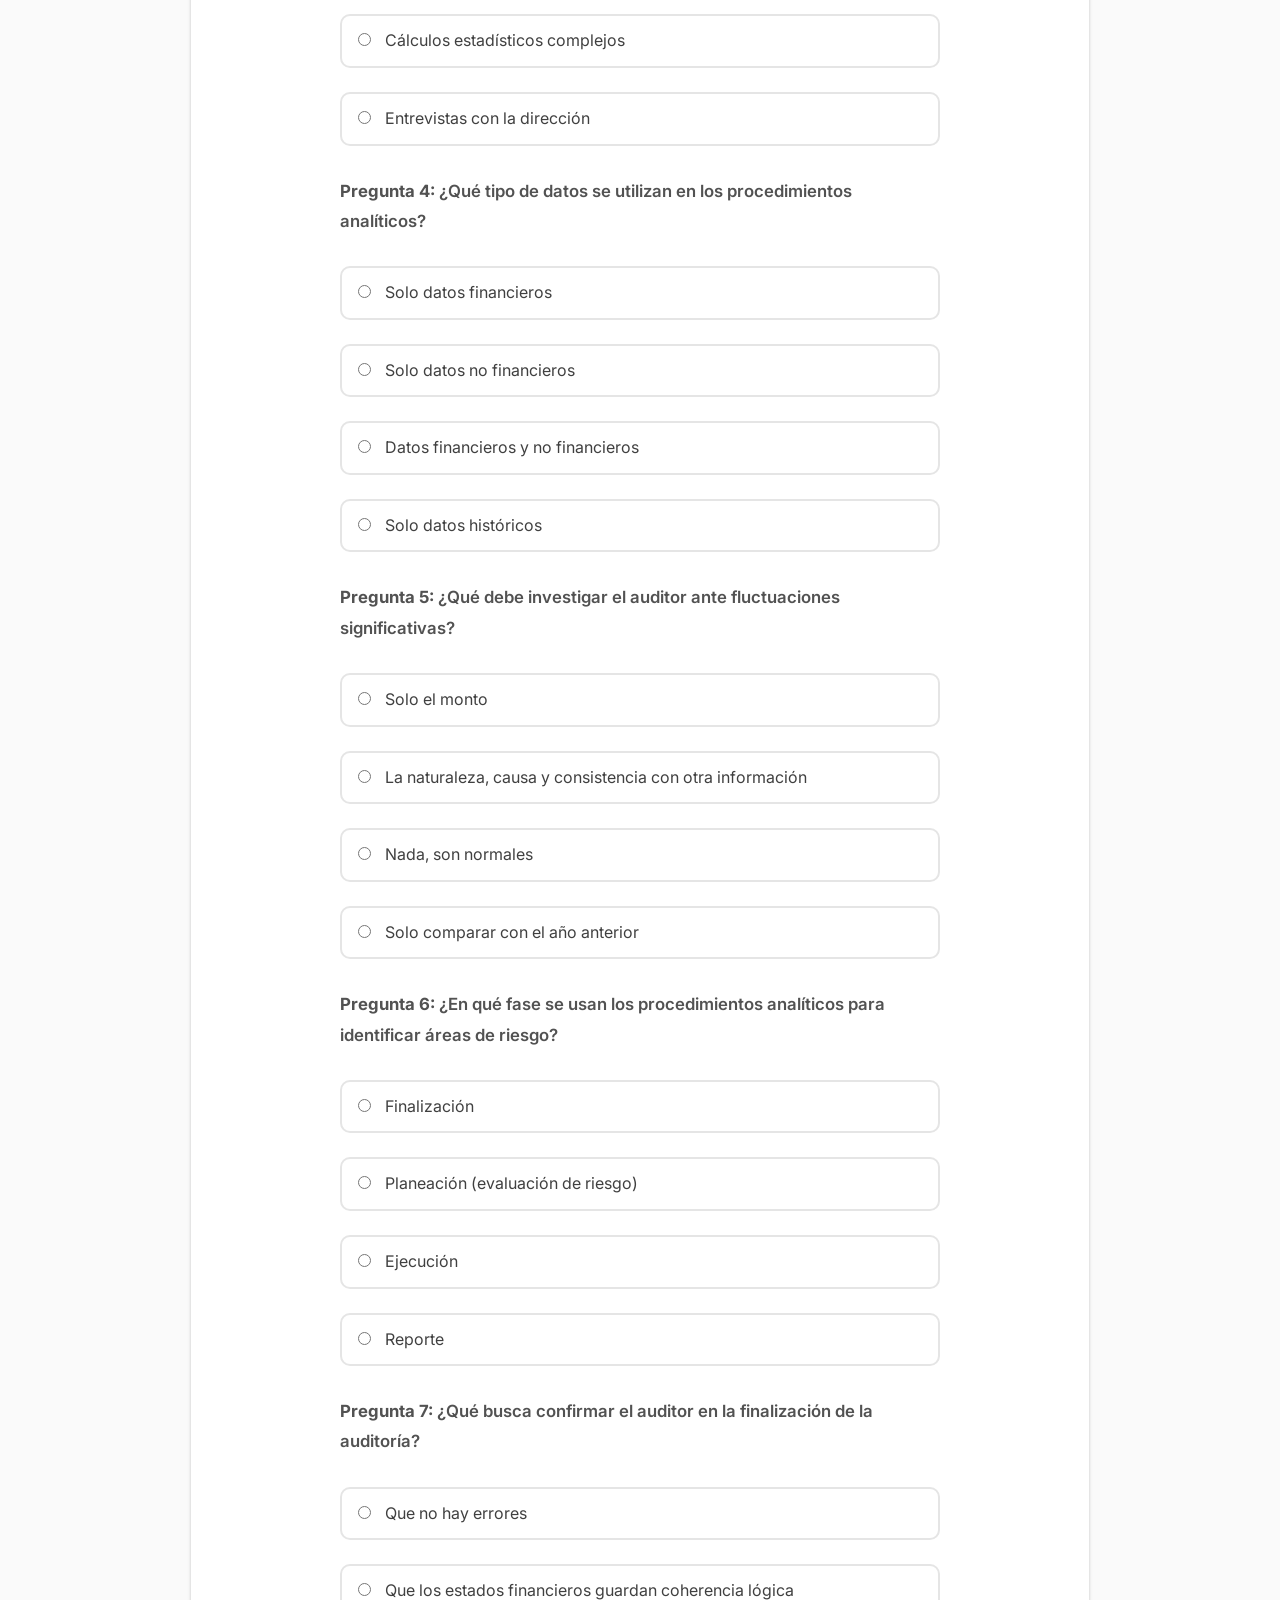
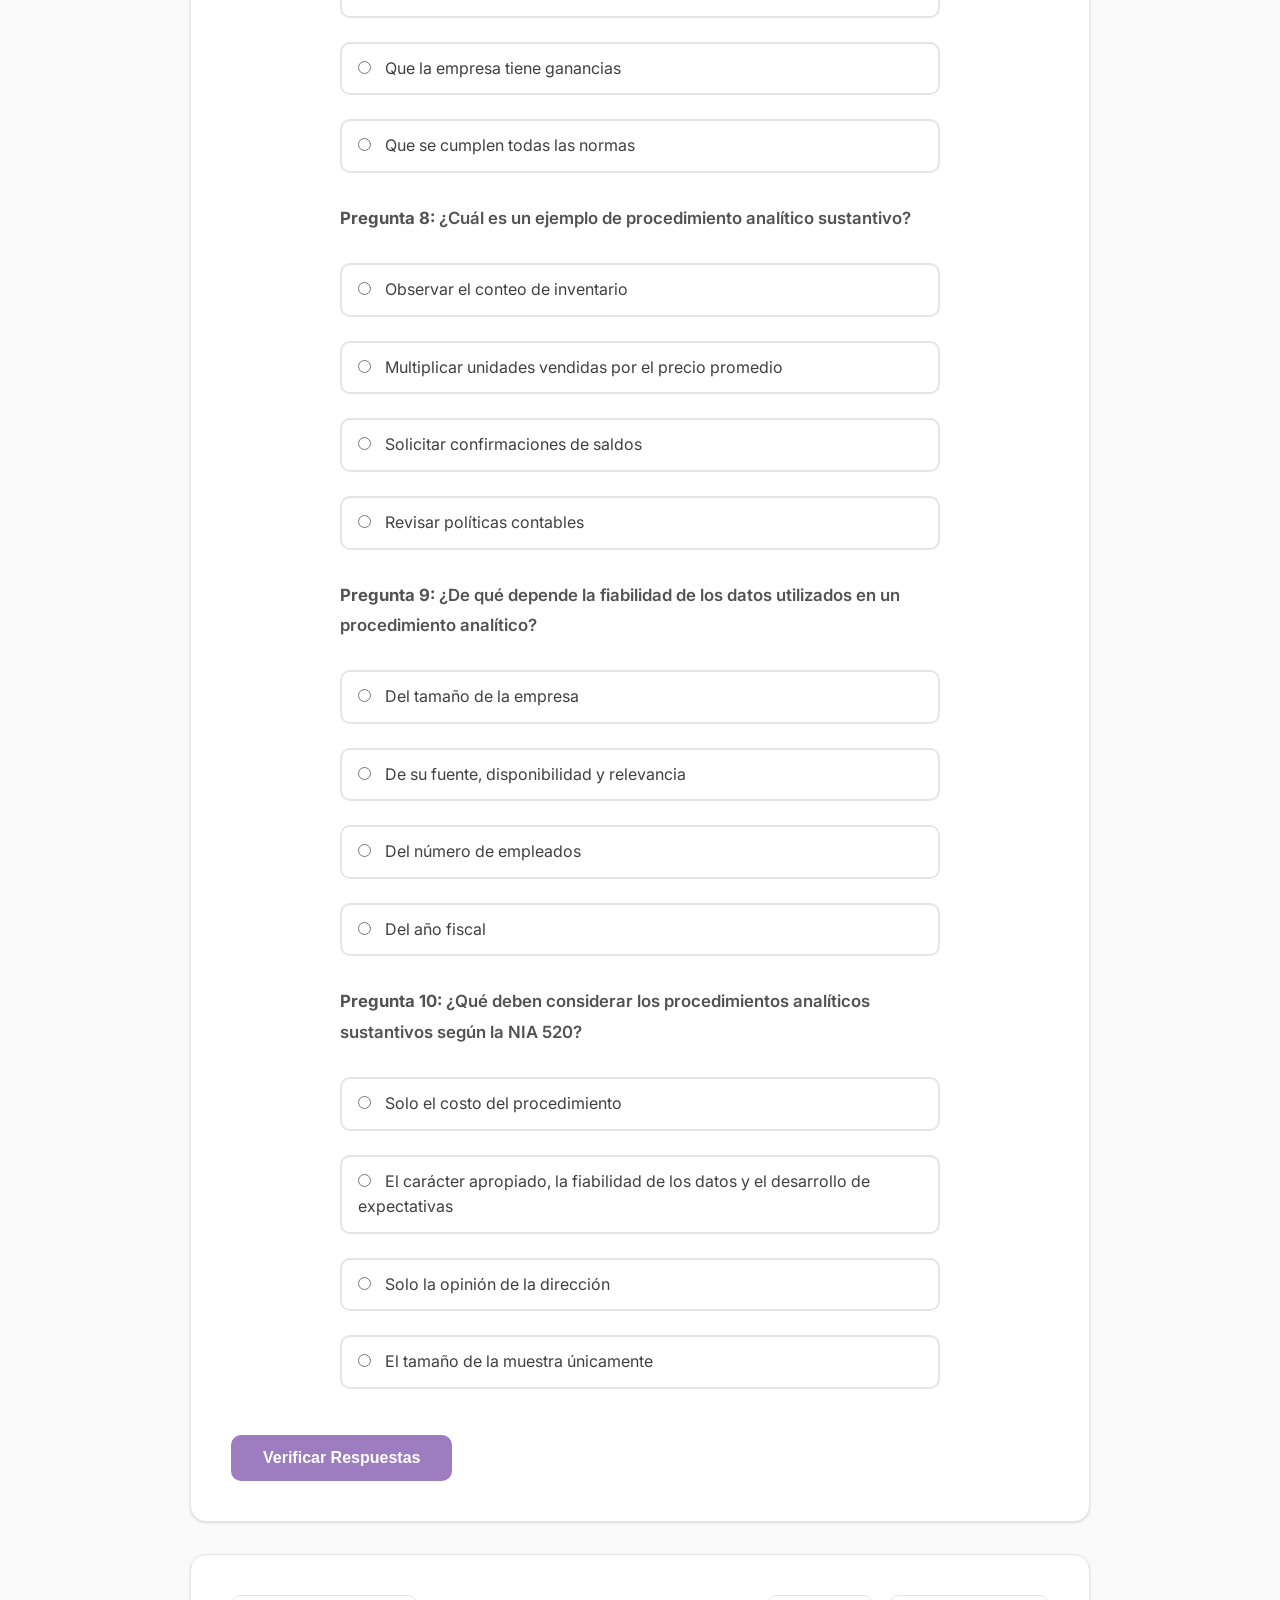
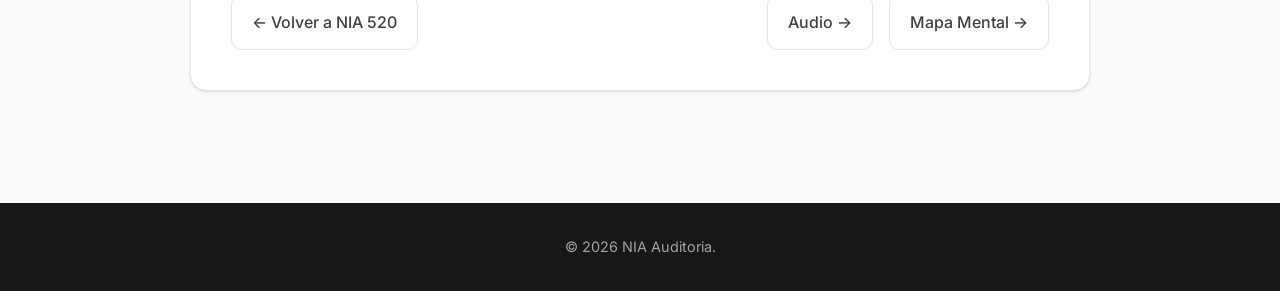
<file: nia520_quiz.html>
<!DOCTYPE html>
<html lang="es">
<head>
<meta charset="UTF-8">
<meta name="viewport" content="width=device-width, initial-scale=1.0">
<title>NIA 520 - Cuestionario</title>
<link rel="stylesheet" href="style.css">
<link href="https://fonts.googleapis.com/css2?family=Inter:wght@300;400;500;600&display=swap" rel="stylesheet">
</head>
<body>
<header class="header">
<div class="container">
<div class="logo">
<svg viewBox="0 0 40 40" class="logo-icon">
<circle cx="20" cy="20" r="18" fill="none" stroke="#9d7cbf" stroke-width="2"/>
<path d="M12 20 L20 12 L28 20 L20 28 Z" fill="#9d7cbf" opacity="0.3"/>
<path d="M16 20 L20 16 L24 20 L20 24 Z" fill="#9d7cbf"/>
</svg>
<span>NIA Auditoria</span>
</div>
<nav class="nav">
<a href="index.html" class="nav-link">Inicio</a>
<a href="nia520.html" class="nav-link active">NIA 520</a>
<a href="nia530.html" class="nav-link">NIA 530</a>
<a href="tema.html" class="nav-link">Tema Asignado</a>
</nav>
</div>
</header>
<main class="main">
<section class="hero">
<div class="container">
<h1 class="hero-title">Cuestionario Interactivo</h1>
<p class="hero-subtitle">NIA 520 - Procedimientos Analiticos</p>
</div>
</section>
<section class="content">
<div class="container">
<div class="nia-content">

<section class="section">
<h2 class="section-title">Pon a prueba tus conocimientos</h2>
<p style="margin-bottom:20px;">Responde las siguientes preguntas sobre la NIA 520. Necesitas al menos el 70% para aprobar.</p>
<div id="quiz-520"></div>
</section>

<section class="section">
<div class="nav-buttons" style="display:flex;justify-content:space-between;gap:16px;">
<a href="nia520.html" class="resource-link" style="text-decoration:none;">&larr; Volver a NIA 520</a>
<div style="display:flex;gap:16px;">
<a href="nia520_audio.html" class="resource-link" style="text-decoration:none;">Audio &rarr;</a>
<a href="nia520_mapa.html" class="resource-link" style="text-decoration:none;">Mapa Mental &rarr;</a>
</div>
</div>
</section>

</div>
</div>
</section>
</main>
<footer class="footer">
<div class="container">
<p>&copy; 2026 NIA Auditoria.</p>
</div>
</footer>
<script src="app.js"></script>
</body>
</html>
</file>
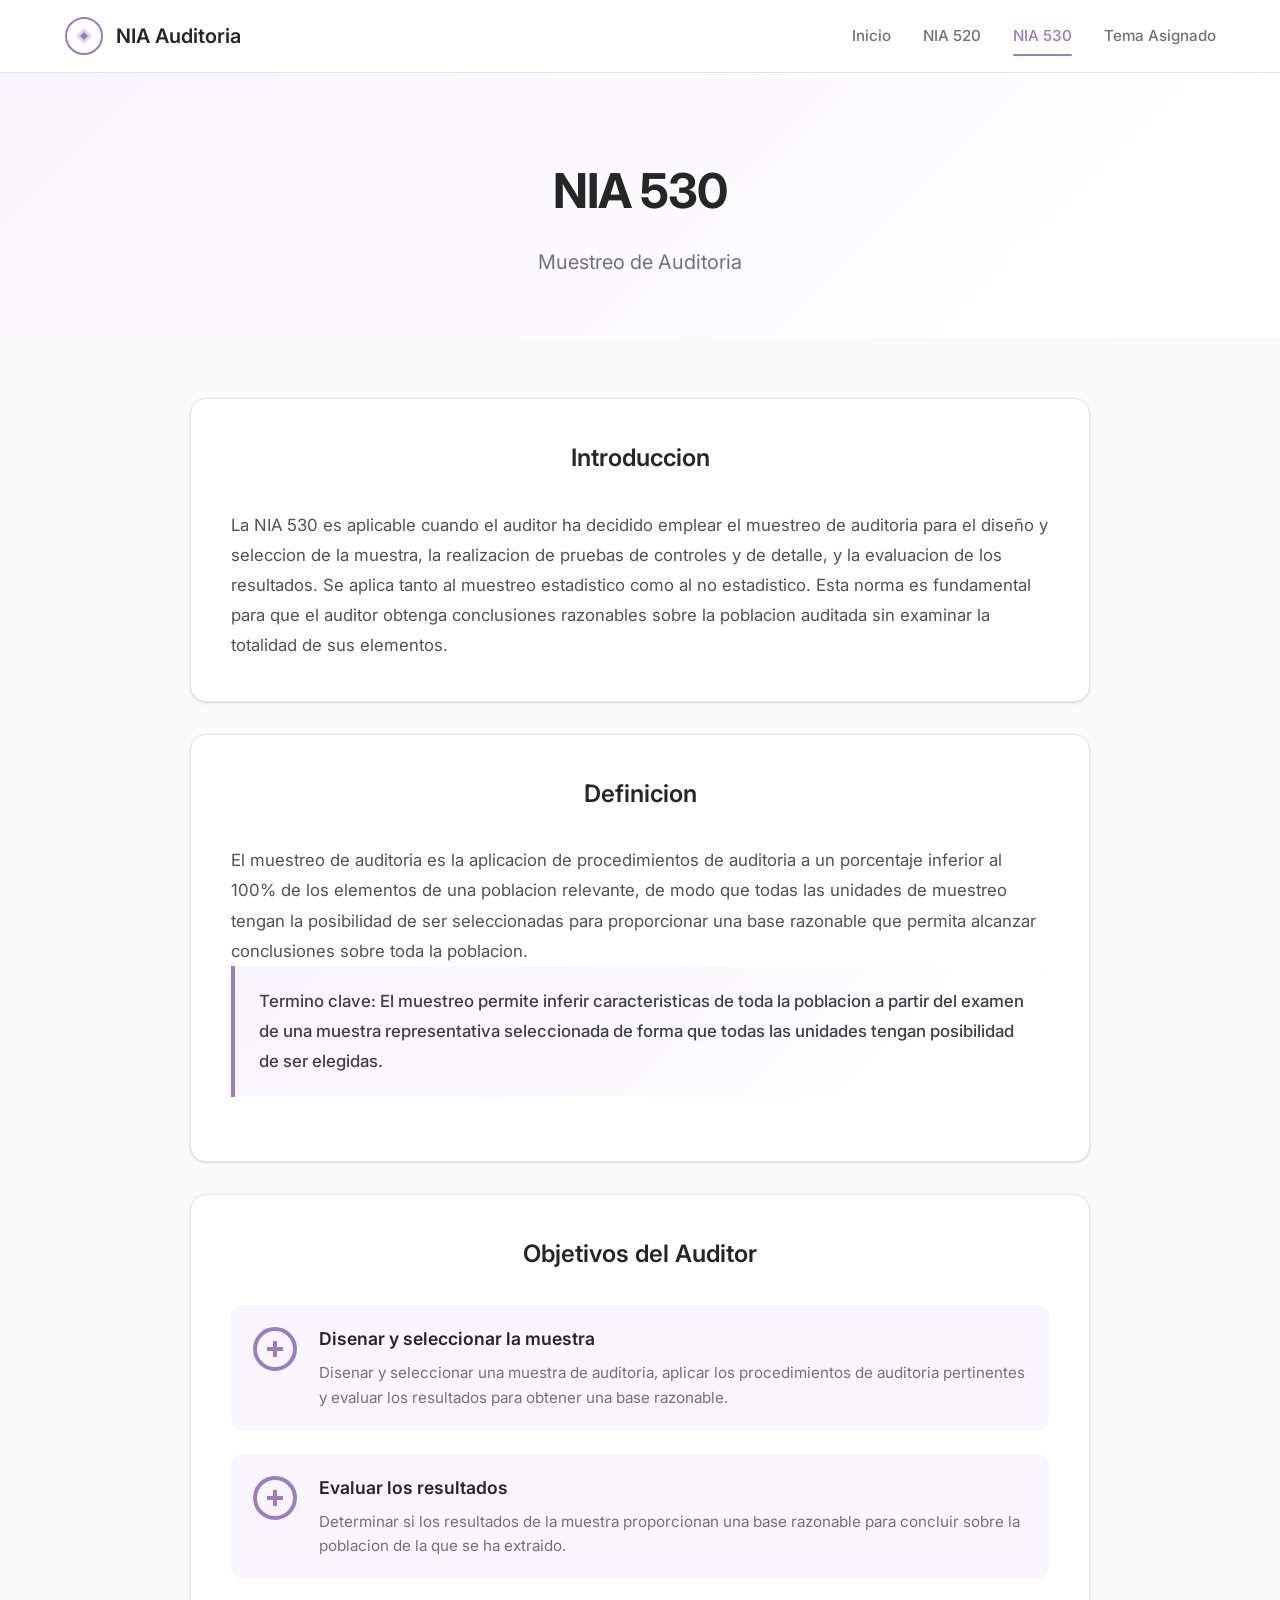
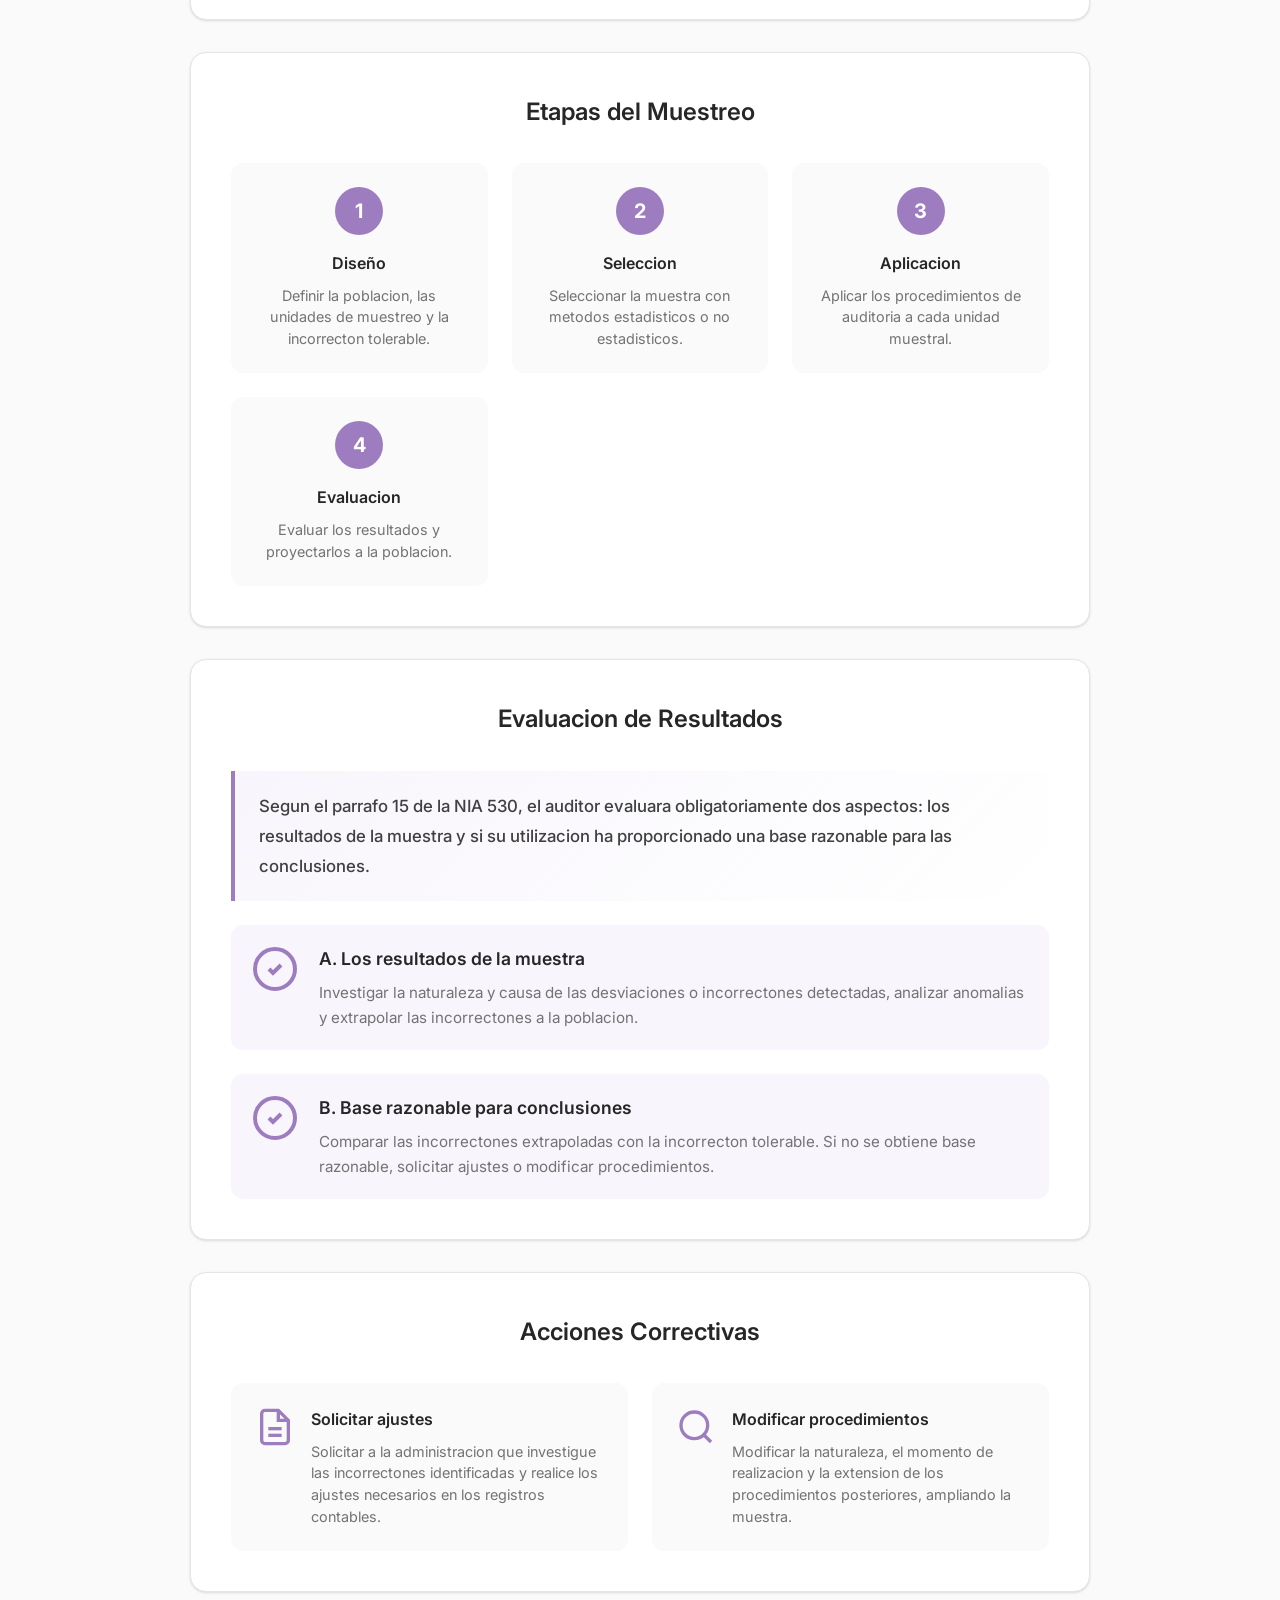
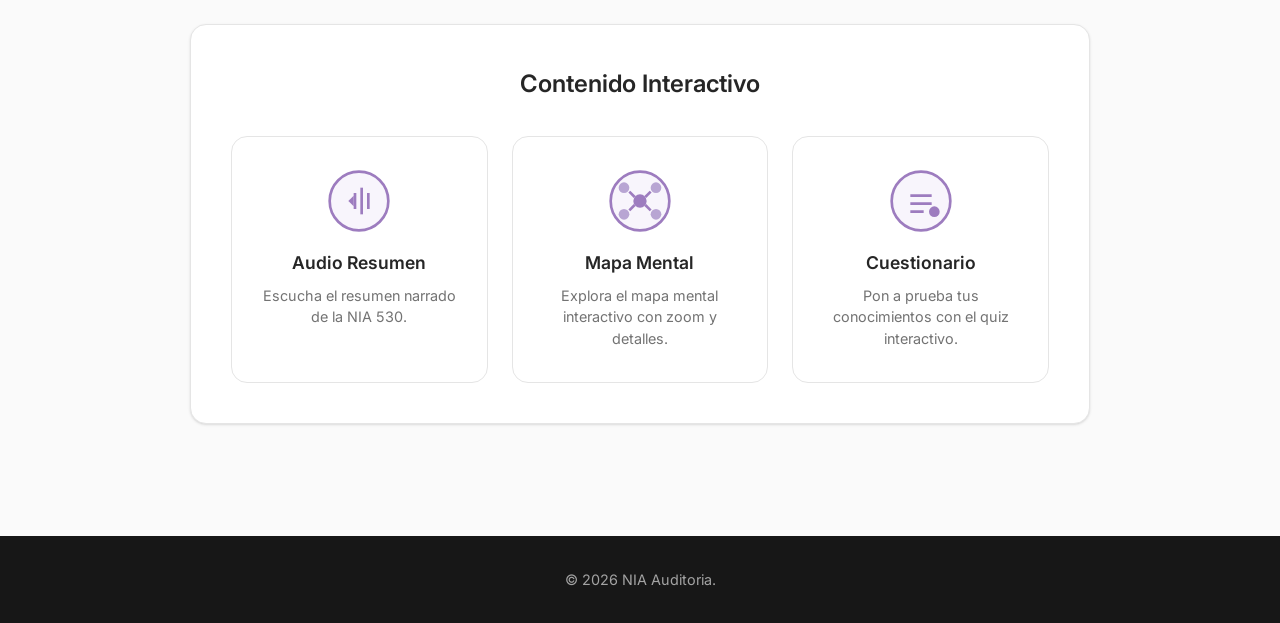
<file: nia530.html>
<!DOCTYPE html>
<html lang="es">
<head>
<meta charset="UTF-8">
<meta name="viewport" content="width=device-width, initial-scale=1.0">
<title>NIA 530 - Muestreo de Auditoria</title>
<link rel="stylesheet" href="style.css">
<link href="https://fonts.googleapis.com/css2?family=Inter:wght@300;400;500;600&display=swap" rel="stylesheet">
</head>
<body>
<header class="header">
<div class="container">
<div class="logo">
<svg viewBox="0 0 40 40" class="logo-icon">
<circle cx="20" cy="20" r="18" fill="none" stroke="#9d7cbf" stroke-width="2"/>
<path d="M12 20 L20 12 L28 20 L20 28 Z" fill="#9d7cbf" opacity="0.3"/>
<path d="M16 20 L20 16 L24 20 L20 24 Z" fill="#9d7cbf"/>
</svg>
<span>NIA Auditoria</span>
</div>
<nav class="nav">
<a href="index.html" class="nav-link">Inicio</a>
<a href="nia520.html" class="nav-link">NIA 520</a>
<a href="nia530.html" class="nav-link active">NIA 530</a>
<a href="tema.html" class="nav-link">Tema Asignado</a>
</nav>
</div>
</header>
<main class="main">
<section class="hero">
<div class="container">
<h1 class="hero-title">NIA 530</h1>
<p class="hero-subtitle">Muestreo de Auditoria</p>
</div>
</section>
<section class="content">
<div class="container">
<div class="nia-content">

<section class="section">
<h2 class="section-title">Introduccion</h2>
<p>La NIA 530 es aplicable cuando el auditor ha decidido emplear el muestreo de auditoria para el diseño y seleccion de la muestra, la realizacion de pruebas de controles y de detalle, y la evaluacion de los resultados. Se aplica tanto al muestreo estadistico como al no estadistico. Esta norma es fundamental para que el auditor obtenga conclusiones razonables sobre la poblacion auditada sin examinar la totalidad de sus elementos.</p>
</section>

<section class="section">
<h2 class="section-title">Definicion</h2>
<p>El muestreo de auditoria es la aplicacion de procedimientos de auditoria a un porcentaje inferior al 100% de los elementos de una poblacion relevante, de modo que todas las unidades de muestreo tengan la posibilidad de ser seleccionadas para proporcionar una base razonable que permita alcanzar conclusiones sobre toda la poblacion.</p>
<div class="highlight-box">
<p>Termino clave: El muestreo permite inferir caracteristicas de toda la poblacion a partir del examen de una muestra representativa seleccionada de forma que todas las unidades tengan posibilidad de ser elegidas.</p>
</div>
</section>

<section class="section">
<h2 class="section-title">Objetivos del Auditor</h2>
<div class="objectives">
<div class="objective">
<div class="objective-icon"><svg viewBox="0 0 24 24" fill="none" stroke="#9d7cbf" stroke-width="2"><circle cx="12" cy="12" r="10"/><path d="M12 8v8M8 12h8"/></svg></div>
<div class="objective-text">
<h3>Disenar y seleccionar la muestra</h3>
<p>Disenar y seleccionar una muestra de auditoria, aplicar los procedimientos de auditoria pertinentes y evaluar los resultados para obtener una base razonable.</p>
</div>
</div>
<div class="objective">
<div class="objective-icon"><svg viewBox="0 0 24 24" fill="none" stroke="#9d7cbf" stroke-width="2"><circle cx="12" cy="12" r="10"/><path d="M12 8v8M8 12h8"/></svg></div>
<div class="objective-text">
<h3>Evaluar los resultados</h3>
<p>Determinar si los resultados de la muestra proporcionan una base razonable para concluir sobre la poblacion de la que se ha extraido.</p>
</div>
</div>
</div>
</section>

<section class="section">
<h2 class="section-title">Etapas del Muestreo</h2>
<div class="process-flow">
<div class="process-step"><div class="step-number">1</div><div class="step-content"><h3>Diseño</h3><p>Definir la poblacion, las unidades de muestreo y la incorrecton tolerable.</p></div></div>
<div class="process-step"><div class="step-number">2</div><div class="step-content"><h3>Seleccion</h3><p>Seleccionar la muestra con metodos estadisticos o no estadisticos.</p></div></div>
<div class="process-step"><div class="step-number">3</div><div class="step-content"><h3>Aplicacion</h3><p>Aplicar los procedimientos de auditoria a cada unidad muestral.</p></div></div>
<div class="process-step"><div class="step-number">4</div><div class="step-content"><h3>Evaluacion</h3><p>Evaluar los resultados y proyectarlos a la poblacion.</p></div></div>
</div>
</section>

<section class="section">
<h2 class="section-title">Evaluacion de Resultados</h2>
<div class="highlight-box">
<p>Segun el parrafo 15 de la NIA 530, el auditor evaluara obligatoriamente dos aspectos: los resultados de la muestra y si su utilizacion ha proporcionado una base razonable para las conclusiones.</p>
</div>
<div class="objectives">
<div class="objective">
<div class="objective-icon"><svg viewBox="0 0 24 24" fill="none" stroke="#9d7cbf" stroke-width="2"><circle cx="12" cy="12" r="10"/><path d="M9 12l2 2 4-4"/></svg></div>
<div class="objective-text">
<h3>A. Los resultados de la muestra</h3>
<p>Investigar la naturaleza y causa de las desviaciones o incorrectones detectadas, analizar anomalias y extrapolar las incorrectones a la poblacion.</p>
</div>
</div>
<div class="objective">
<div class="objective-icon"><svg viewBox="0 0 24 24" fill="none" stroke="#9d7cbf" stroke-width="2"><circle cx="12" cy="12" r="10"/><path d="M9 12l2 2 4-4"/></svg></div>
<div class="objective-text">
<h3>B. Base razonable para conclusiones</h3>
<p>Comparar las incorrectones extrapoladas con la incorrecton tolerable. Si no se obtiene base razonable, solicitar ajustes o modificar procedimientos.</p>
</div>
</div>
</div>
</section>

<section class="section">
<h2 class="section-title">Acciones Correctivas</h2>
<div class="actions">
<div class="action-item">
<div class="action-icon"><svg viewBox="0 0 24 24" fill="none" stroke="#9d7cbf" stroke-width="2"><path d="M14 2H6a2 2 0 0 0-2 2v16a2 2 0 0 0 2 2h12a2 2 0 0 0 2-2V8z"/><polyline points="14 2 14 8 20 8"/><line x1="16" y1="13" x2="8" y2="13"/><line x1="16" y1="17" x2="8" y2="17"/></svg></div>
<div class="action-text"><h3>Solicitar ajustes</h3><p>Solicitar a la administracion que investigue las incorrectones identificadas y realice los ajustes necesarios en los registros contables.</p></div>
</div>
<div class="action-item">
<div class="action-icon"><svg viewBox="0 0 24 24" fill="none" stroke="#9d7cbf" stroke-width="2"><circle cx="11" cy="11" r="8"/><line x1="21" y1="21" x2="16.65" y2="16.65"/></svg></div>
<div class="action-text"><h3>Modificar procedimientos</h3><p>Modificar la naturaleza, el momento de realizacion y la extension de los procedimientos posteriores, ampliando la muestra.</p></div>
</div>
</div>
</section>

<section class="section">
<h2 class="section-title">Contenido Interactivo</h2>
<div class="action-grid">
<a href="nia530_audio.html" class="action-card">
<div class="action-card-icon"><svg viewBox="0 0 48 48" fill="none"><circle cx="24" cy="24" r="22" stroke="#9d7cbf" stroke-width="2" fill="#f8f5fc"/><path d="M16 24 L20 20 L20 28 Z" fill="#9d7cbf"/><rect x="20" y="18" width="2" height="12" fill="#9d7cbf"/><rect x="25" y="14" width="2" height="20" fill="#9d7cbf"/><rect x="30" y="18" width="2" height="12" fill="#9d7cbf"/></svg></div>
<h3>Audio Resumen</h3>
<p>Escucha el resumen narrado de la NIA 530.</p>
</a>
<a href="nia530_mapa.html" class="action-card">
<div class="action-card-icon"><svg viewBox="0 0 48 48" fill="none"><circle cx="24" cy="24" r="22" stroke="#9d7cbf" stroke-width="2" fill="#f8f5fc"/><circle cx="24" cy="24" r="5" fill="#9d7cbf"/><circle cx="12" cy="14" r="4" fill="#b8a5d3"/><circle cx="36" cy="14" r="4" fill="#b8a5d3"/><circle cx="12" cy="34" r="4" fill="#b8a5d3"/><circle cx="36" cy="34" r="4" fill="#b8a5d3"/><line x1="16" y1="17" x2="20" y2="21" stroke="#9d7cbf" stroke-width="2"/><line x1="32" y1="17" x2="28" y2="21" stroke="#9d7cbf" stroke-width="2"/><line x1="16" y1="31" x2="20" y2="27" stroke="#9d7cbf" stroke-width="2"/><line x1="32" y1="31" x2="28" y2="27" stroke="#9d7cbf" stroke-width="2"/></svg></div>
<h3>Mapa Mental</h3>
<p>Explora el mapa mental interactivo con zoom y detalles.</p>
</a>
<a href="nia530_quiz.html" class="action-card">
<div class="action-card-icon"><svg viewBox="0 0 48 48" fill="none"><circle cx="24" cy="24" r="22" stroke="#9d7cbf" stroke-width="2" fill="#f8f5fc"/><path d="M16 20h16M16 26h16M16 32h10" stroke="#9d7cbf" stroke-width="2"/><circle cx="34" cy="32" r="4" fill="#9d7cbf"/></svg></div>
<h3>Cuestionario</h3>
<p>Pon a prueba tus conocimientos con el quiz interactivo.</p>
</a>
</div>
</section>

</div>
</div>
</section>
</main>
<footer class="footer">
<div class="container">
<p>&copy; 2026 NIA Auditoria.</p>
</div>
</footer>
</body>
</html>
</file>
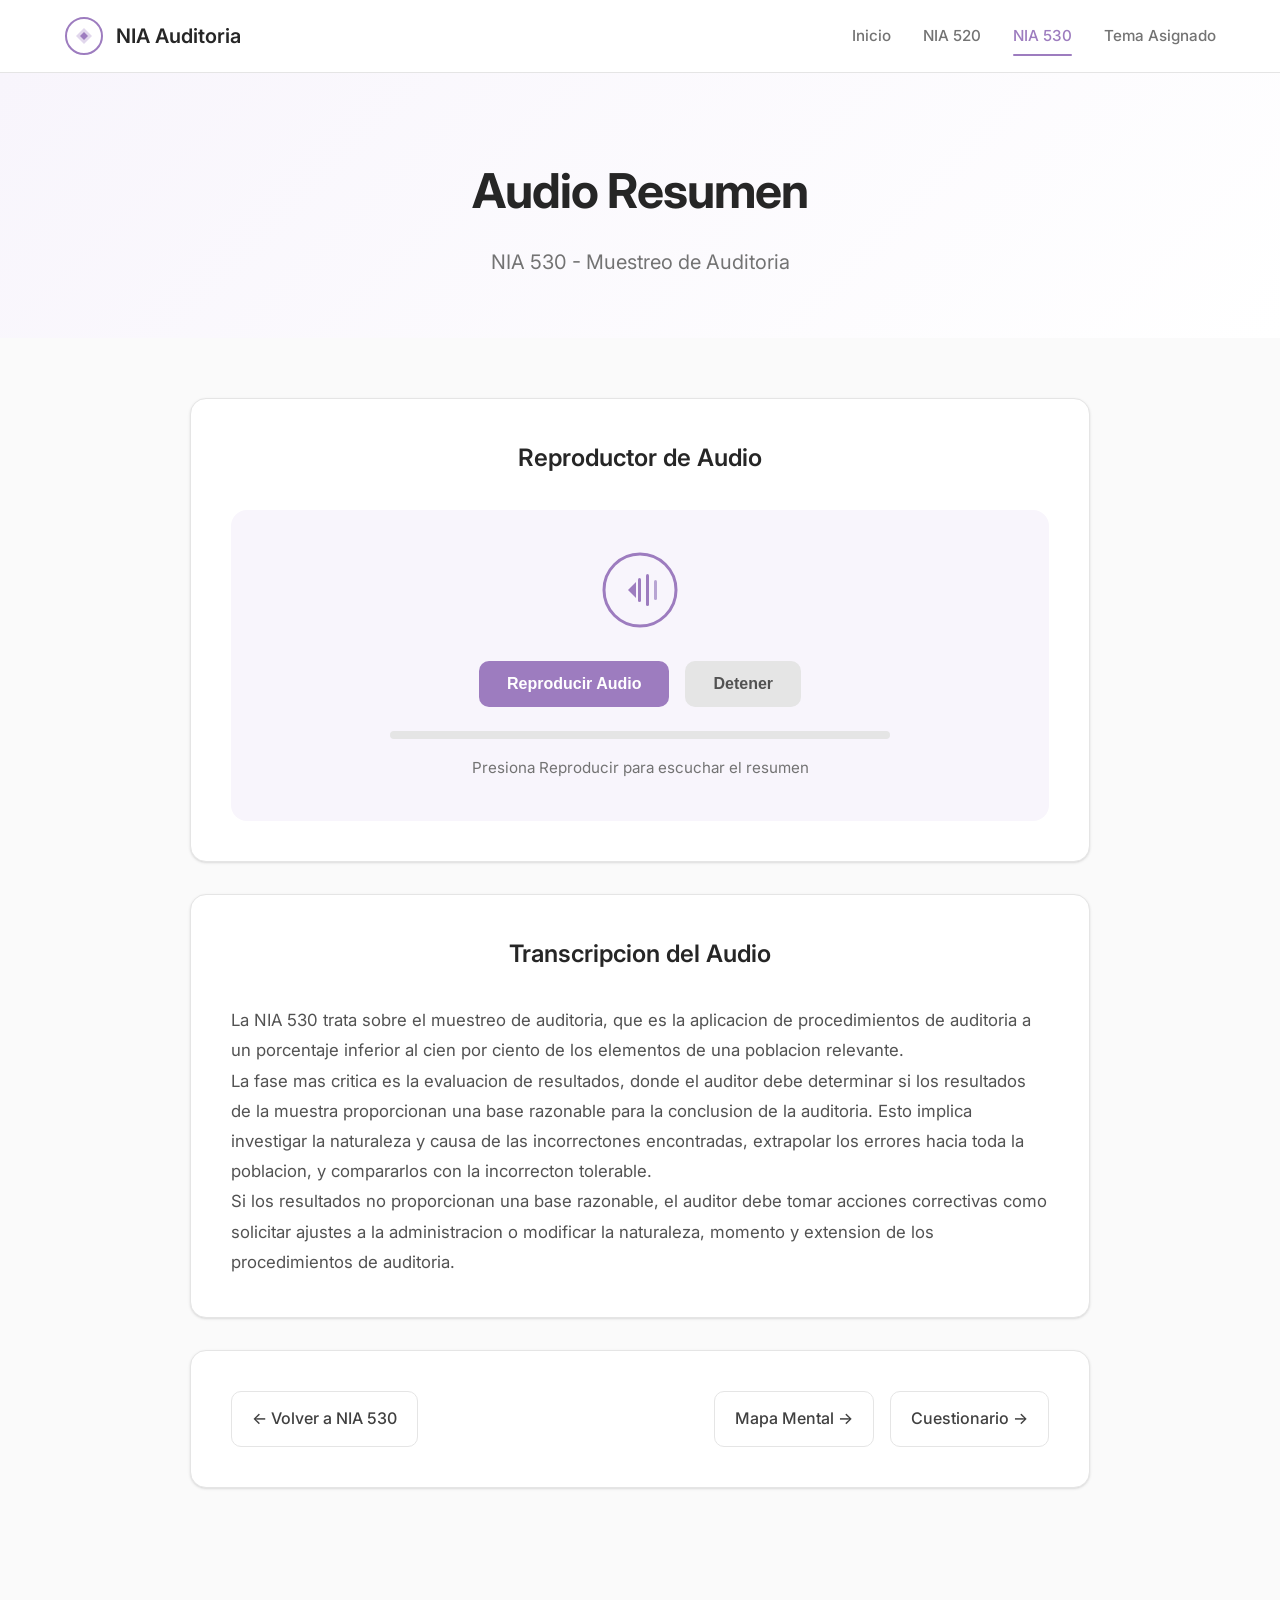
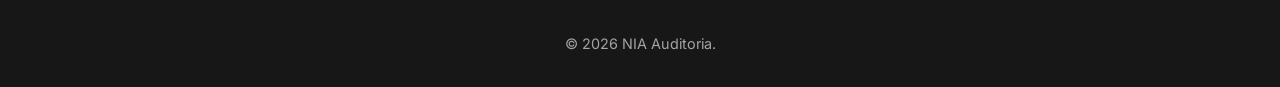
<file: nia530_audio.html>
<!DOCTYPE html>
<html lang="es">
<head>
<meta charset="UTF-8">
<meta name="viewport" content="width=device-width, initial-scale=1.0">
<title>NIA 530 - Audio Resumen</title>
<link rel="stylesheet" href="style.css">
<link href="https://fonts.googleapis.com/css2?family=Inter:wght@300;400;500;600&display=swap" rel="stylesheet">
</head>
<body>
<header class="header">
<div class="container">
<div class="logo">
<svg viewBox="0 0 40 40" class="logo-icon">
<circle cx="20" cy="20" r="18" fill="none" stroke="#9d7cbf" stroke-width="2"/>
<path d="M12 20 L20 12 L28 20 L20 28 Z" fill="#9d7cbf" opacity="0.3"/>
<path d="M16 20 L20 16 L24 20 L20 24 Z" fill="#9d7cbf"/>
</svg>
<span>NIA Auditoria</span>
</div>
<nav class="nav">
<a href="index.html" class="nav-link">Inicio</a>
<a href="nia520.html" class="nav-link">NIA 520</a>
<a href="nia530.html" class="nav-link active">NIA 530</a>
<a href="tema.html" class="nav-link">Tema Asignado</a>
</nav>
</div>
</header>
<main class="main">
<section class="hero">
<div class="container">
<h1 class="hero-title">Audio Resumen</h1>
<p class="hero-subtitle">NIA 530 - Muestreo de Auditoria</p>
</div>
</section>
<section class="content">
<div class="container">
<div class="nia-content">

<section class="section">
<h2 class="section-title">Reproductor de Audio</h2>
<div class="audio-player" style="background:var(--primary-bg);border-radius:16px;padding:40px;text-align:center;">
<div class="audio-icon" style="margin-bottom:24px;">
<svg viewBox="0 0 80 80" width="80" height="80" fill="none">
<circle cx="40" cy="40" r="36" stroke="#9d7cbf" stroke-width="3" fill="#f8f5fc"/>
<path d="M28 40 L36 32 L36 48 Z" fill="#9d7cbf"/>
<rect x="38" y="28" width="3" height="24" fill="#9d7cbf" rx="1.5"/>
<rect x="46" y="24" width="3" height="32" fill="#9d7cbf" rx="1.5"/>
<rect x="54" y="30" width="3" height="20" fill="#b8a5d3" rx="1.5"/>
</svg>
</div>
<div style="display:flex;justify-content:center;gap:16px;margin-bottom:24px;">
<button onclick="speak('nia530-audio-text')" style="background:#9d7cbf;color:#fff;padding:14px 28px;border:none;border-radius:10px;cursor:pointer;font-weight:600;font-size:1rem;">Reproducir Audio</button>
<button onclick="stopSpeech()" style="background:#e5e5e5;color:#525252;padding:14px 28px;border:none;border-radius:10px;cursor:pointer;font-weight:600;font-size:1rem;">Detener</button>
</div>
<div style="background:#e5e5e5;height:8px;border-radius:4px;margin-bottom:16px;overflow:hidden;max-width:500px;margin-left:auto;margin-right:auto;">
<div id="audio-progress" style="background:#9d7cbf;height:100%;width:0%;transition:width 0.3s;"></div>
</div>
<span id="audio-status" style="color:#737373;font-size:0.95rem;">Presiona Reproducir para escuchar el resumen</span>
</div>
</section>

<section class="section">
<h2 class="section-title">Transcripcion del Audio</h2>
<div id="nia530-audio-text">
<p>La NIA 530 trata sobre el muestreo de auditoria, que es la aplicacion de procedimientos de auditoria a un porcentaje inferior al cien por ciento de los elementos de una poblacion relevante.</p>
<p>La fase mas critica es la evaluacion de resultados, donde el auditor debe determinar si los resultados de la muestra proporcionan una base razonable para la conclusion de la auditoria. Esto implica investigar la naturaleza y causa de las incorrectones encontradas, extrapolar los errores hacia toda la poblacion, y compararlos con la incorrecton tolerable.</p>
<p>Si los resultados no proporcionan una base razonable, el auditor debe tomar acciones correctivas como solicitar ajustes a la administracion o modificar la naturaleza, momento y extension de los procedimientos de auditoria.</p>
</div>
</section>

<section class="section">
<div class="nav-buttons" style="display:flex;justify-content:space-between;gap:16px;">
<a href="nia530.html" class="resource-link" style="text-decoration:none;">&larr; Volver a NIA 530</a>
<div style="display:flex;gap:16px;">
<a href="nia530_mapa.html" class="resource-link" style="text-decoration:none;">Mapa Mental &rarr;</a>
<a href="nia530_quiz.html" class="resource-link" style="text-decoration:none;">Cuestionario &rarr;</a>
</div>
</div>
</section>

</div>
</div>
</section>
</main>
<footer class="footer">
<div class="container">
<p>&copy; 2026 NIA Auditoria.</p>
</div>
</footer>
<script src="app.js"></script>
</body>
</html>
</file>
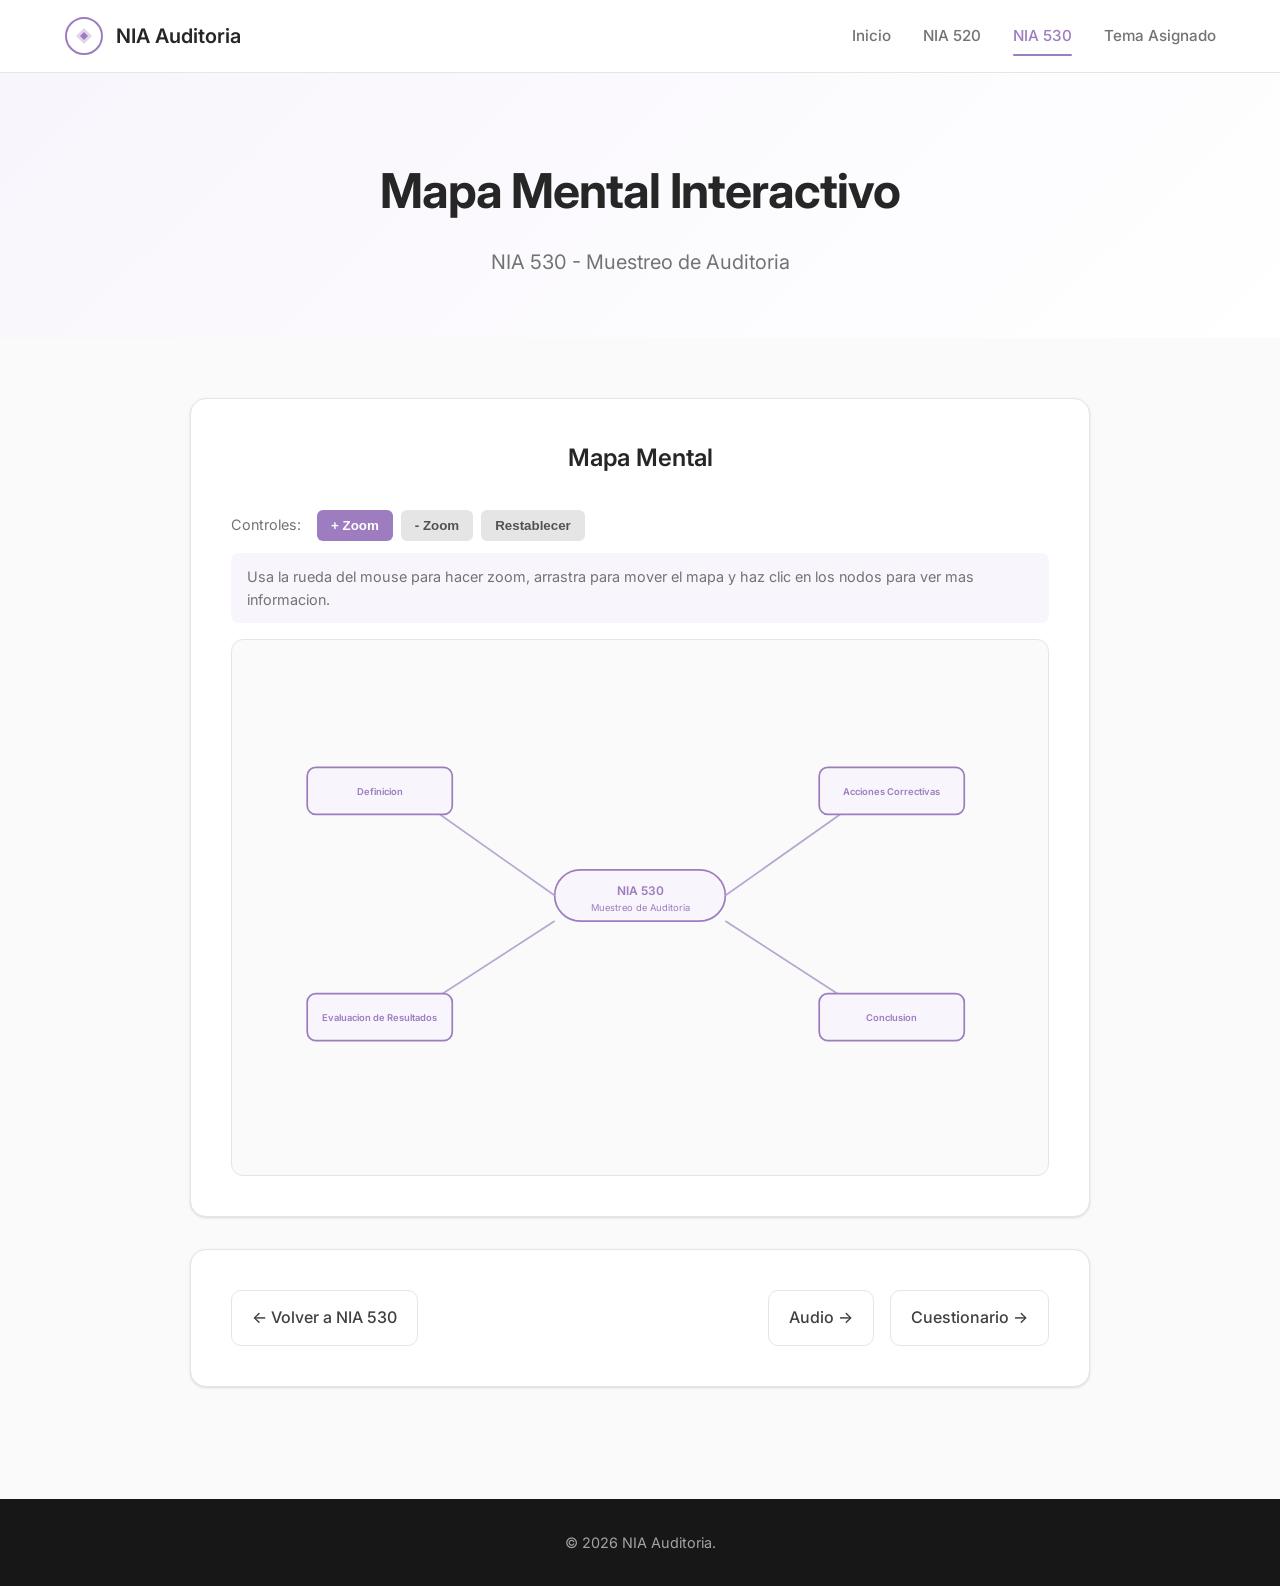
<file: nia530_mapa.html>
<!DOCTYPE html>
<html lang="es">
<head>
<meta charset="UTF-8">
<meta name="viewport" content="width=device-width, initial-scale=1.0">
<title>NIA 530 - Mapa Mental</title>
<link rel="stylesheet" href="style.css">
<link href="https://fonts.googleapis.com/css2?family=Inter:wght@300;400;500;600&display=swap" rel="stylesheet">
</head>
<body>
<header class="header">
<div class="container">
<div class="logo">
<svg viewBox="0 0 40 40" class="logo-icon">
<circle cx="20" cy="20" r="18" fill="none" stroke="#9d7cbf" stroke-width="2"/>
<path d="M12 20 L20 12 L28 20 L20 28 Z" fill="#9d7cbf" opacity="0.3"/>
<path d="M16 20 L20 16 L24 20 L20 24 Z" fill="#9d7cbf"/>
</svg>
<span>NIA Auditoria</span>
</div>
<nav class="nav">
<a href="index.html" class="nav-link">Inicio</a>
<a href="nia520.html" class="nav-link">NIA 520</a>
<a href="nia530.html" class="nav-link active">NIA 530</a>
<a href="tema.html" class="nav-link">Tema Asignado</a>
</nav>
</div>
</header>
<main class="main">
<section class="hero">
<div class="container">
<h1 class="hero-title">Mapa Mental Interactivo</h1>
<p class="hero-subtitle">NIA 530 - Muestreo de Auditoria</p>
</div>
</section>
<section class="content">
<div class="container">
<div class="nia-content">

<section class="section">
<h2 class="section-title">Mapa Mental</h2>
<div class="map-controls" style="display:flex;gap:8px;margin-bottom:12px;align-items:center;">
<span style="color:#737373;font-size:0.9rem;margin-right:8px;">Controles:</span>
<button onclick="mmZoom('530',0.2)" style="background:#9d7cbf;color:#fff;padding:8px 14px;border:none;border-radius:6px;cursor:pointer;font-weight:600;">+ Zoom</button>
<button onclick="mmZoom('530',-0.2)" style="background:#e5e5e5;color:#525252;padding:8px 14px;border:none;border-radius:6px;cursor:pointer;font-weight:600;">- Zoom</button>
<button onclick="mmReset('530')" style="background:#e5e5e5;color:#525252;padding:8px 14px;border:none;border-radius:6px;cursor:pointer;font-weight:600;">Restablecer</button>
</div>
<div class="map-hint" style="background:#f8f5fc;border-radius:8px;padding:12px 16px;margin-bottom:16px;color:#737373;font-size:0.9rem;">
Usa la rueda del mouse para hacer zoom, arrastra para mover el mapa y haz clic en los nodos para ver mas informacion.
</div>
<div id="mm-530" class="mindmap-container" style="overflow:hidden;border-radius:12px;background:#fafafa;border:1px solid #e5e5e5;">
<svg viewBox="0 0 900 500" width="100%" height="480">
<g>
<rect class="mm-node" x="350" y="210" width="200" height="60" rx="30" fill="#f8f5fc" stroke="#9d7cbf" stroke-width="2" data-info='{"title":"NIA 530","desc":"Muestreo de Auditoria: aplicacion de procedimientos a una muestra representativa de la poblacion."}'/>
<text x="450" y="240" text-anchor="middle" fill="#9d7cbf" font-size="14" font-weight="600">NIA 530</text>
<text x="450" y="258" text-anchor="middle" fill="#9d7cbf" font-size="11">Muestreo de Auditoria</text>

<line x1="350" y1="240" x2="180" y2="120" stroke="#b8a5d3" stroke-width="2"/>
<rect class="mm-node" x="60" y="90" width="170" height="55" rx="10" fill="#f8f5fc" stroke="#9d7cbf" stroke-width="2" data-info='{"title":"Definicion","desc":"Aplicar procedimientos a menos del 100% de la poblacion relevante."}'/>
<text x="145" y="122" text-anchor="middle" fill="#9d7cbf" font-size="11" font-weight="600">Definicion</text>

<line x1="350" y1="270" x2="180" y2="380" stroke="#b8a5d3" stroke-width="2"/>
<rect class="mm-node" x="60" y="355" width="170" height="55" rx="10" fill="#f8f5fc" stroke="#9d7cbf" stroke-width="2" data-info='{"title":"Evaluacion de Resultados","desc":"Investigar, extrapolar y comparar incorrectones con la tolerable."}'/>
<text x="145" y="387" text-anchor="middle" fill="#9d7cbf" font-size="11" font-weight="600">Evaluacion de Resultados</text>

<line x1="550" y1="240" x2="720" y2="120" stroke="#b8a5d3" stroke-width="2"/>
<rect class="mm-node" x="660" y="90" width="170" height="55" rx="10" fill="#f8f5fc" stroke="#9d7cbf" stroke-width="2" data-info='{"title":"Acciones Correctivas","desc":"Solicitar ajustes o modificar la naturaleza, momento y extension de procedimientos."}'/>
<text x="745" y="122" text-anchor="middle" fill="#9d7cbf" font-size="11" font-weight="600">Acciones Correctivas</text>

<line x1="550" y1="270" x2="720" y2="380" stroke="#b8a5d3" stroke-width="2"/>
<rect class="mm-node" x="660" y="355" width="170" height="55" rx="10" fill="#f8f5fc" stroke="#9d7cbf" stroke-width="2" data-info='{"title":"Conclusion","desc":"Determinar si los resultados proporcionan base razonable para la conclusion."}'/>
<text x="745" y="387" text-anchor="middle" fill="#9d7cbf" font-size="11" font-weight="600">Conclusion</text>
</g>
</svg>
</div>
<div id="mm-detail-530" style="display:none;margin-top:16px;padding:20px;background:#f8f5fc;border-radius:12px;border:1px solid #d4c8e6;"></div>
</section>

<section class="section">
<div class="nav-buttons" style="display:flex;justify-content:space-between;gap:16px;">
<a href="nia530.html" class="resource-link" style="text-decoration:none;">&larr; Volver a NIA 530</a>
<div style="display:flex;gap:16px;">
<a href="nia530_audio.html" class="resource-link" style="text-decoration:none;">Audio &rarr;</a>
<a href="nia530_quiz.html" class="resource-link" style="text-decoration:none;">Cuestionario &rarr;</a>
</div>
</div>
</section>

</div>
</div>
</section>
</main>
<footer class="footer">
<div class="container">
<p>&copy; 2026 NIA Auditoria.</p>
</div>
</footer>
<script src="app.js"></script>
</body>
</html>
</file>
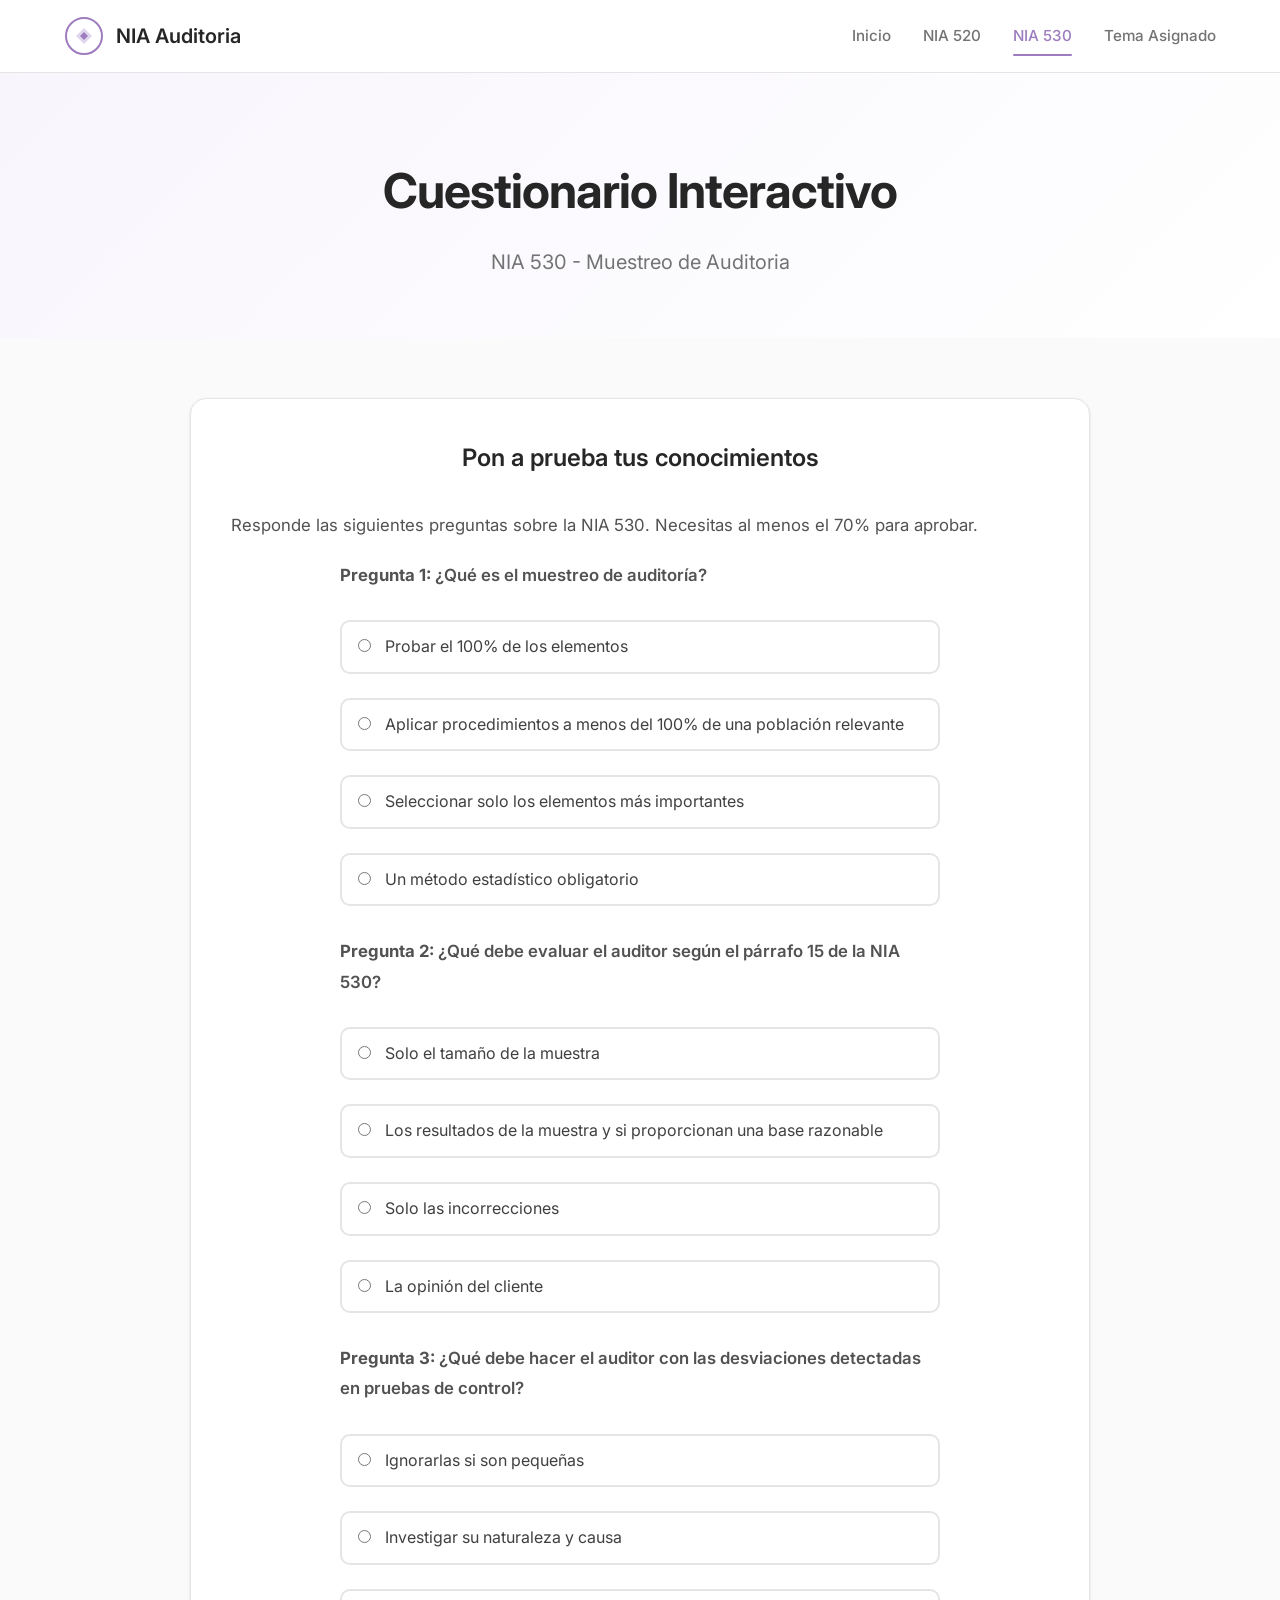
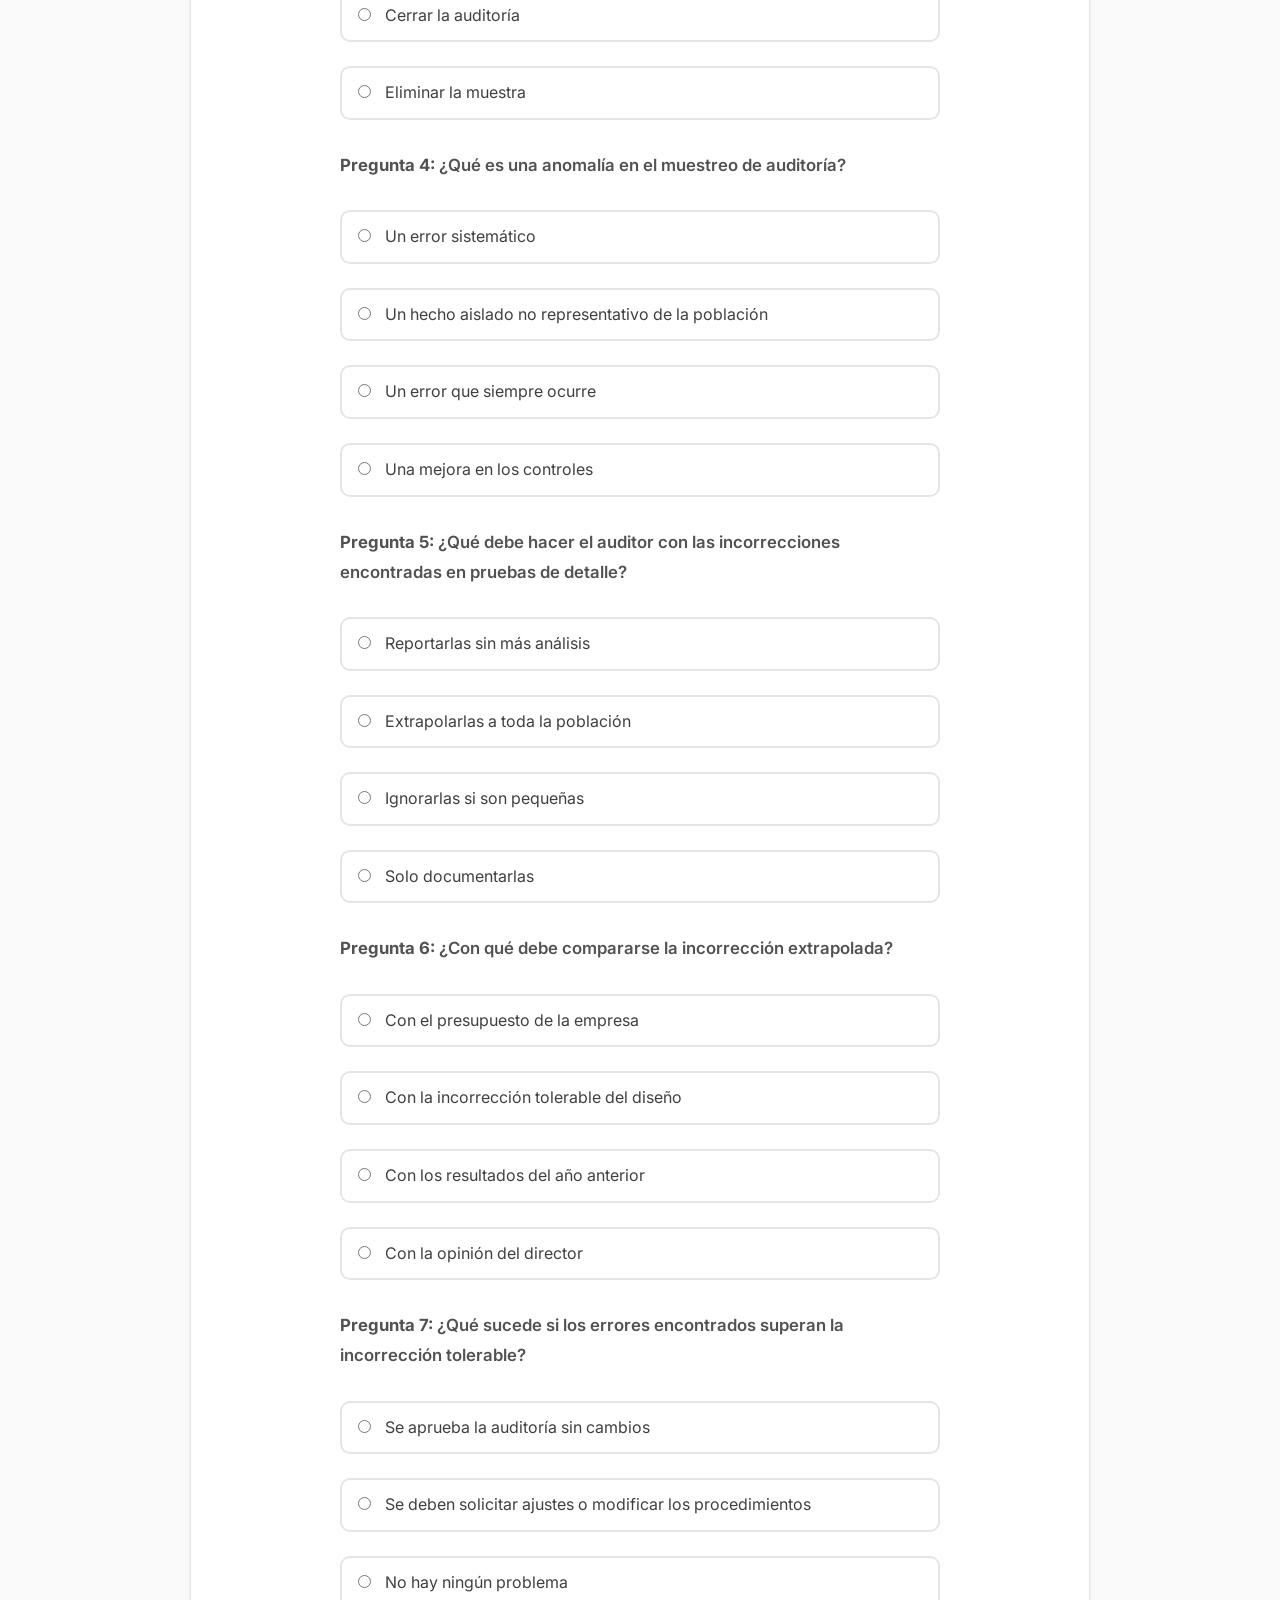
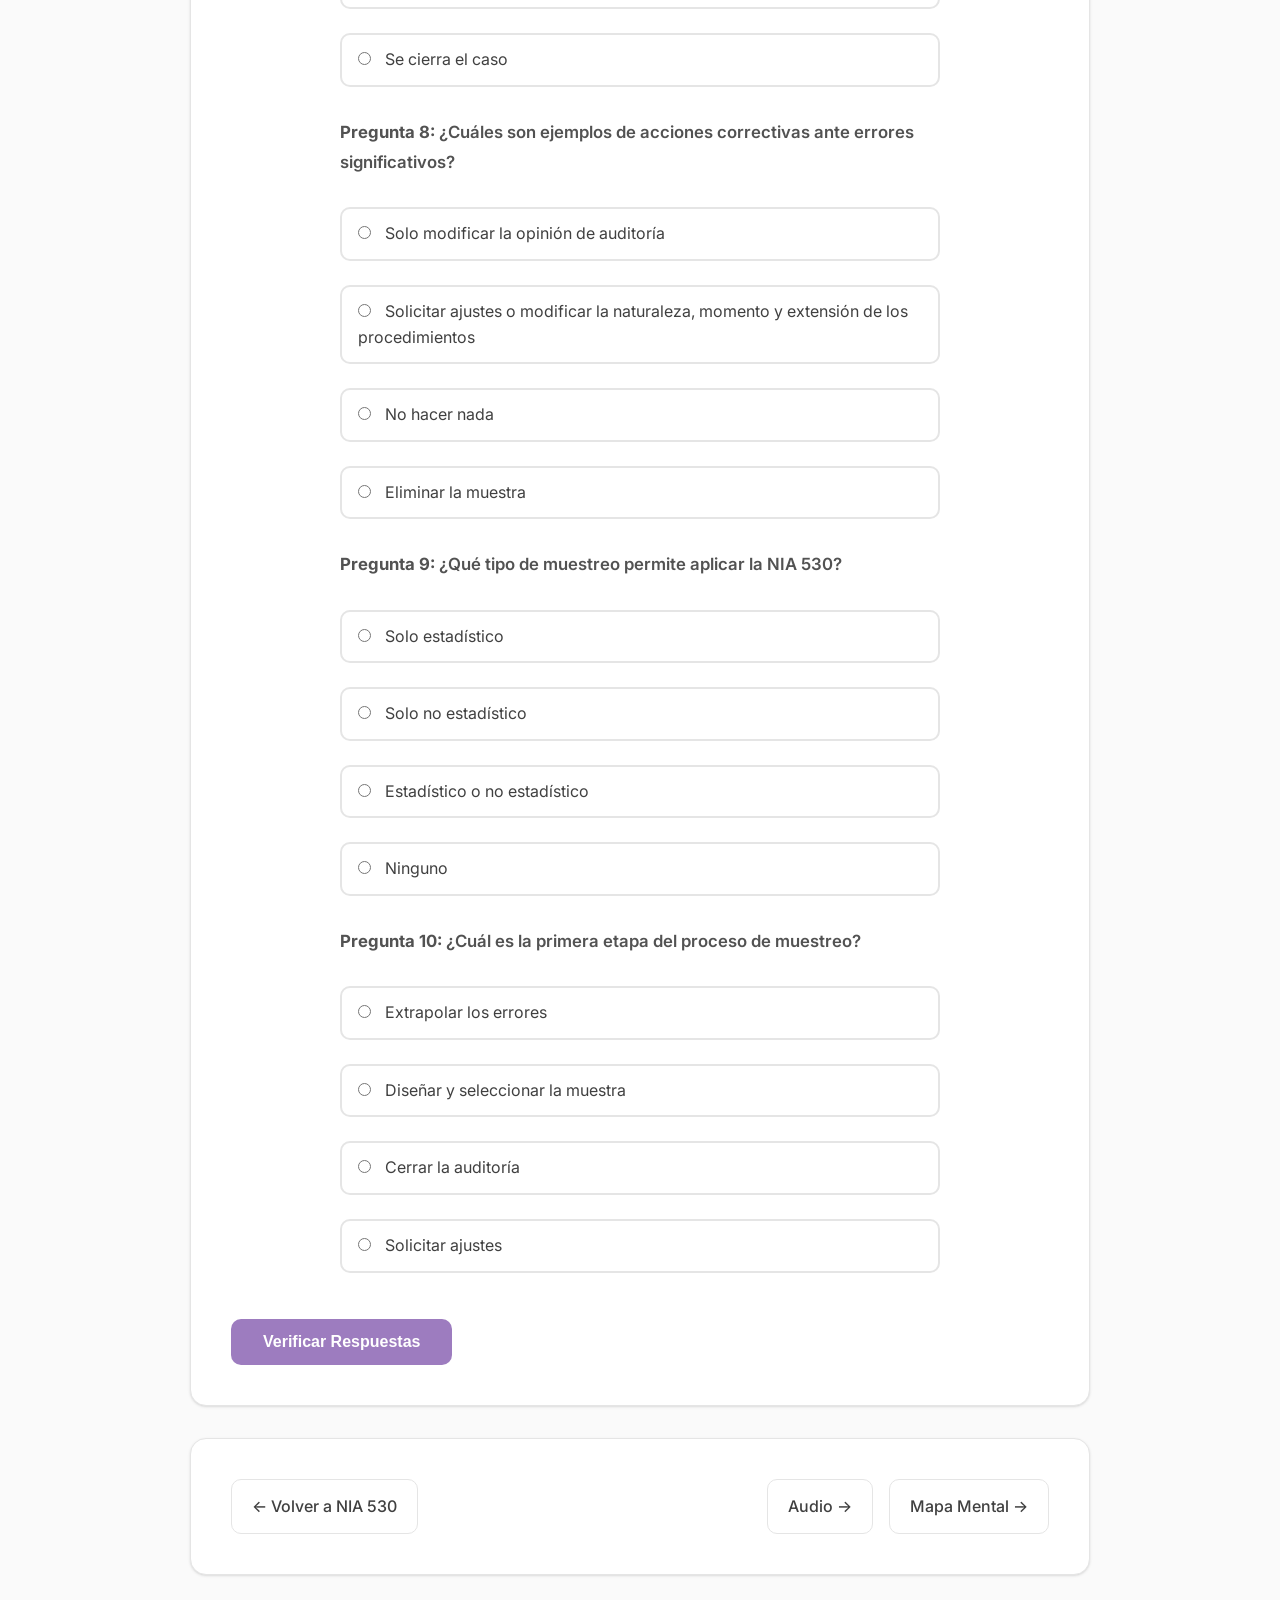
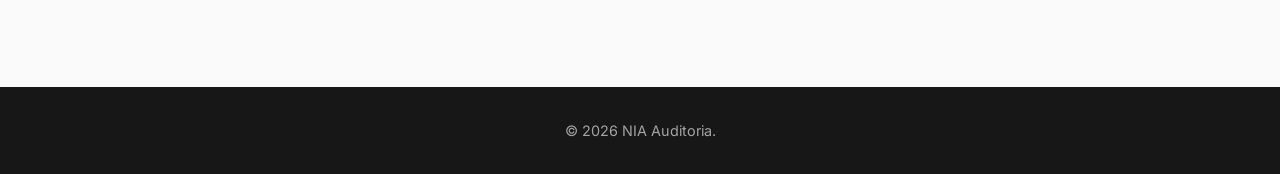
<file: nia530_quiz.html>
<!DOCTYPE html>
<html lang="es">
<head>
<meta charset="UTF-8">
<meta name="viewport" content="width=device-width, initial-scale=1.0">
<title>NIA 530 - Cuestionario</title>
<link rel="stylesheet" href="style.css">
<link href="https://fonts.googleapis.com/css2?family=Inter:wght@300;400;500;600&display=swap" rel="stylesheet">
</head>
<body>
<header class="header">
<div class="container">
<div class="logo">
<svg viewBox="0 0 40 40" class="logo-icon">
<circle cx="20" cy="20" r="18" fill="none" stroke="#9d7cbf" stroke-width="2"/>
<path d="M12 20 L20 12 L28 20 L20 28 Z" fill="#9d7cbf" opacity="0.3"/>
<path d="M16 20 L20 16 L24 20 L20 24 Z" fill="#9d7cbf"/>
</svg>
<span>NIA Auditoria</span>
</div>
<nav class="nav">
<a href="index.html" class="nav-link">Inicio</a>
<a href="nia520.html" class="nav-link">NIA 520</a>
<a href="nia530.html" class="nav-link active">NIA 530</a>
<a href="tema.html" class="nav-link">Tema Asignado</a>
</nav>
</div>
</header>
<main class="main">
<section class="hero">
<div class="container">
<h1 class="hero-title">Cuestionario Interactivo</h1>
<p class="hero-subtitle">NIA 530 - Muestreo de Auditoria</p>
</div>
</section>
<section class="content">
<div class="container">
<div class="nia-content">

<section class="section">
<h2 class="section-title">Pon a prueba tus conocimientos</h2>
<p style="margin-bottom:20px;">Responde las siguientes preguntas sobre la NIA 530. Necesitas al menos el 70% para aprobar.</p>
<div id="quiz-530"></div>
</section>

<section class="section">
<div class="nav-buttons" style="display:flex;justify-content:space-between;gap:16px;">
<a href="nia530.html" class="resource-link" style="text-decoration:none;">&larr; Volver a NIA 530</a>
<div style="display:flex;gap:16px;">
<a href="nia530_audio.html" class="resource-link" style="text-decoration:none;">Audio &rarr;</a>
<a href="nia530_mapa.html" class="resource-link" style="text-decoration:none;">Mapa Mental &rarr;</a>
</div>
</div>
</section>

</div>
</div>
</section>
</main>
<footer class="footer">
<div class="container">
<p>&copy; 2026 NIA Auditoria.</p>
</div>
</footer>
<script src="app.js"></script>
</body>
</html>
</file>
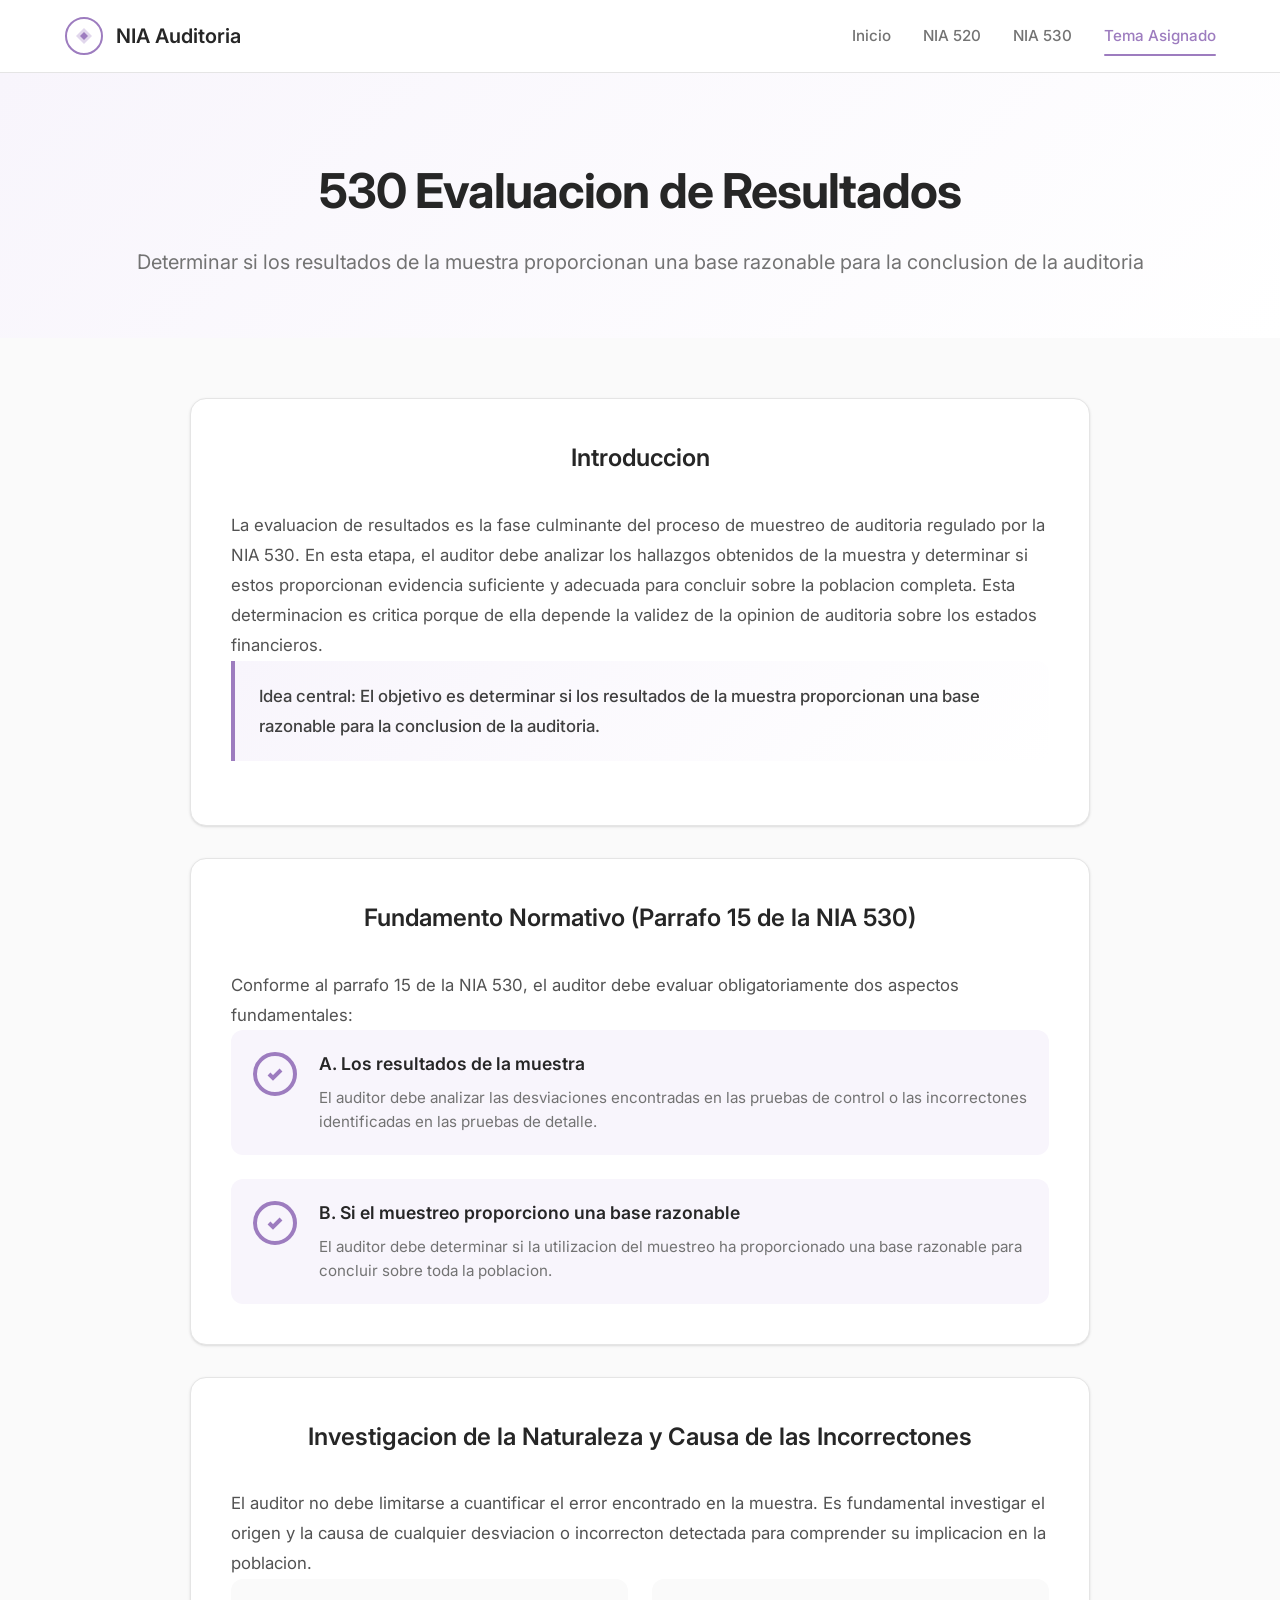
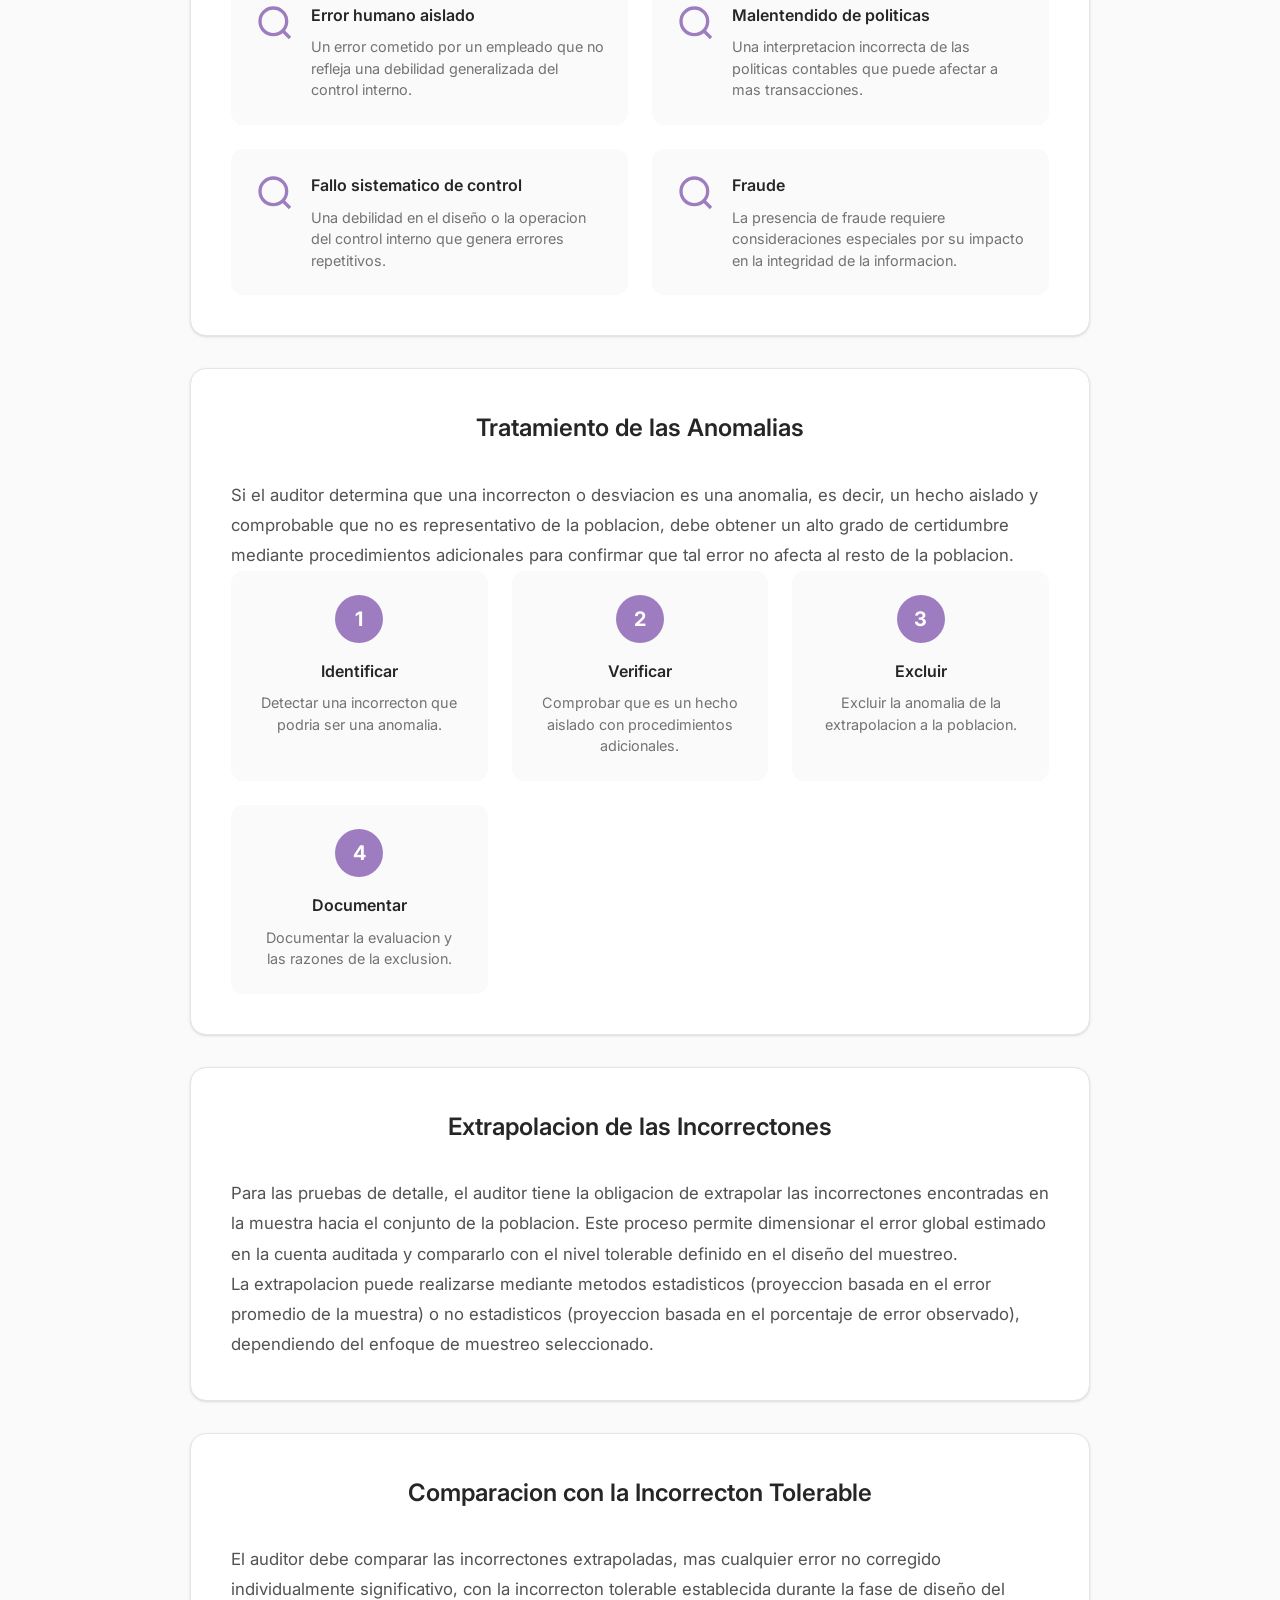
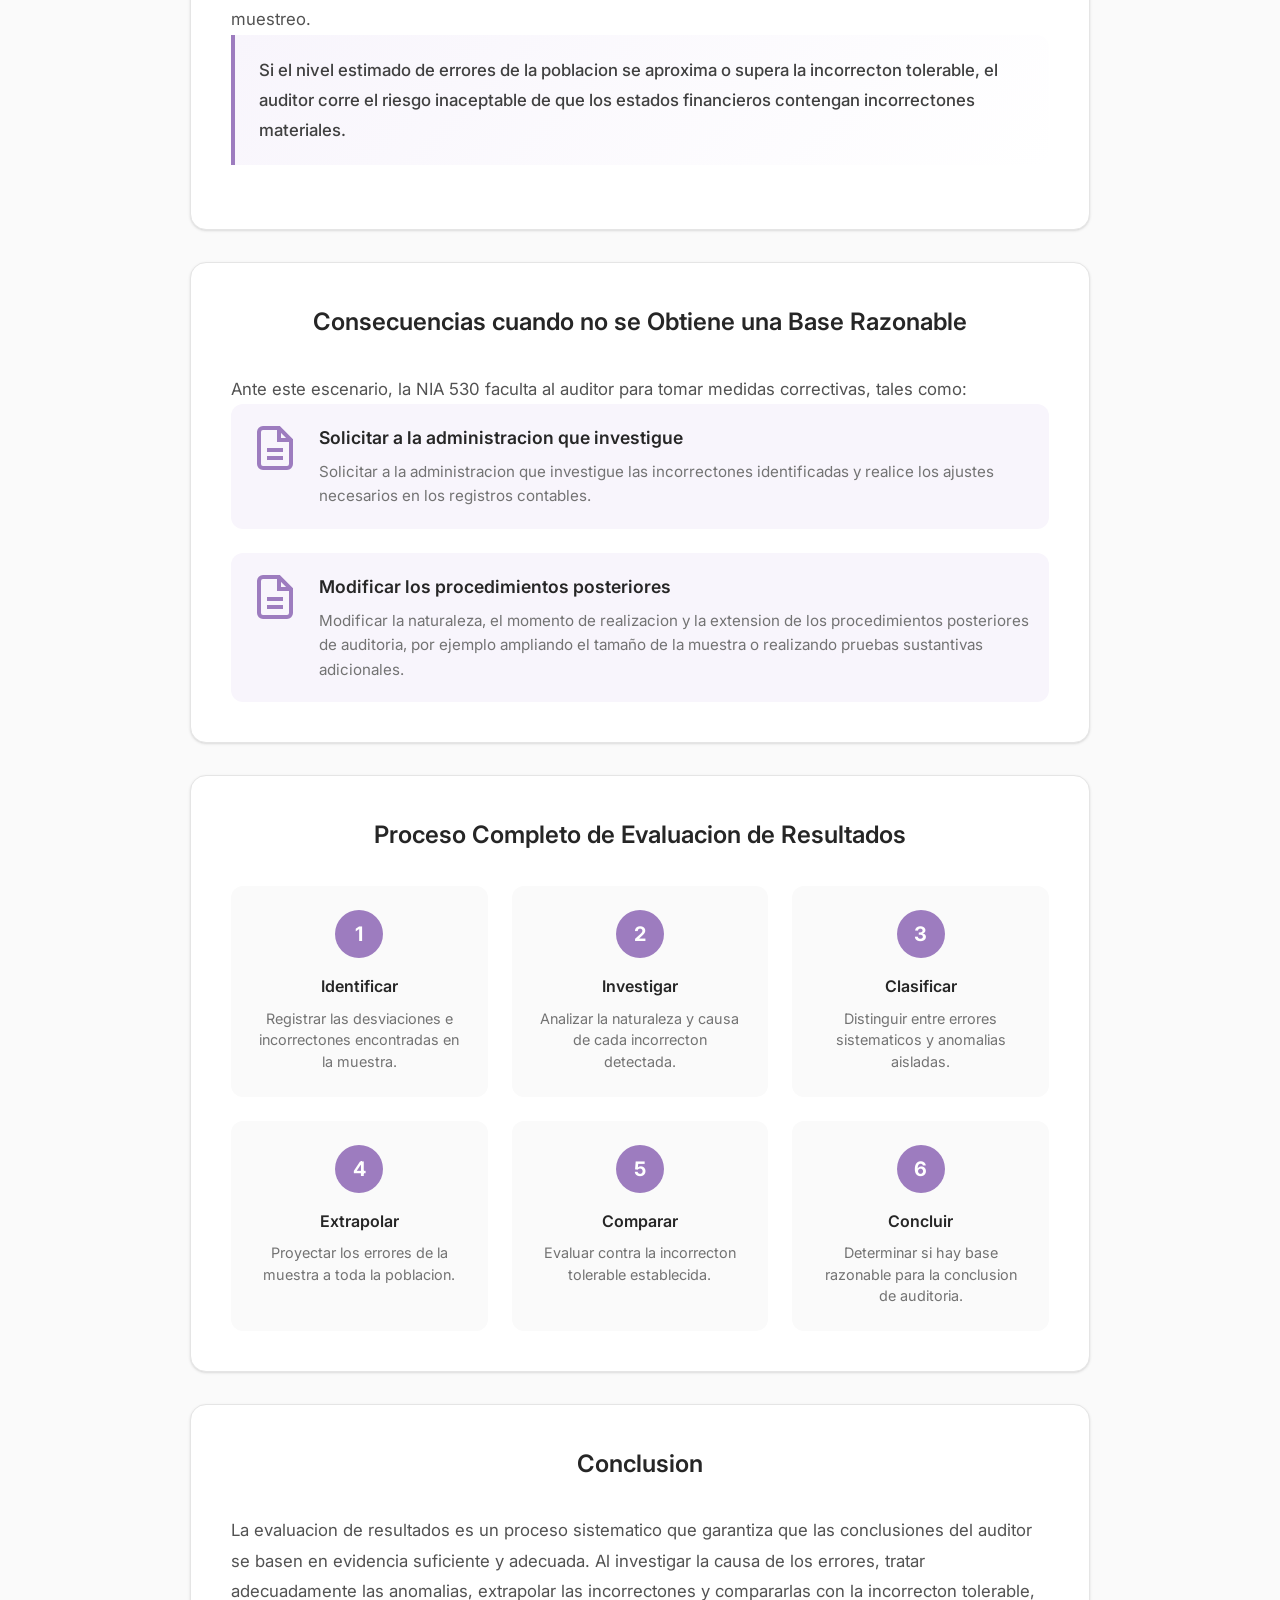
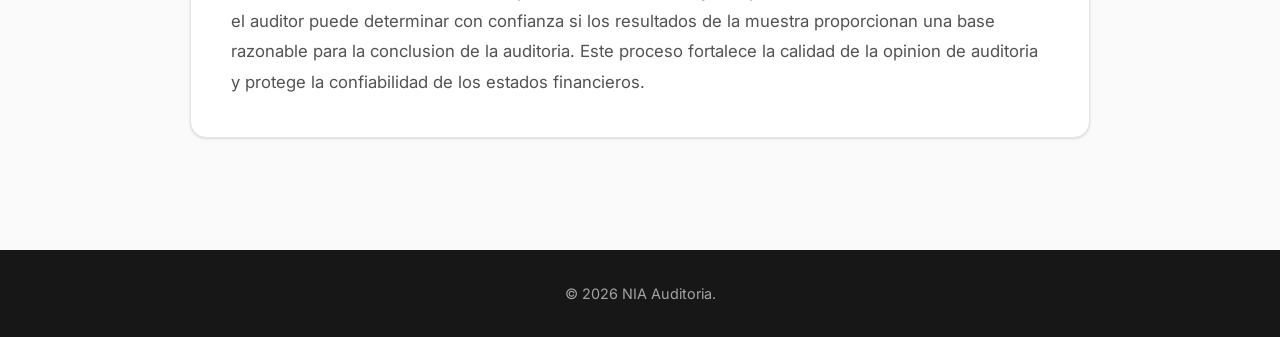
<file: tema.html>
<!DOCTYPE html>
<html lang="es">
<head>
<meta charset="UTF-8">
<meta name="viewport" content="width=device-width, initial-scale=1.0">
<title>530 Evaluacion de Resultados</title>
<link rel="stylesheet" href="style.css">
<link href="https://fonts.googleapis.com/css2?family=Inter:wght@300;400;500;600&display=swap" rel="stylesheet">
</head>
<body>
<header class="header">
<div class="container">
<div class="logo">
<svg viewBox="0 0 40 40" class="logo-icon">
<circle cx="20" cy="20" r="18" fill="none" stroke="#9d7cbf" stroke-width="2"/>
<path d="M12 20 L20 12 L28 20 L20 28 Z" fill="#9d7cbf" opacity="0.3"/>
<path d="M16 20 L20 16 L24 20 L20 24 Z" fill="#9d7cbf"/>
</svg>
<span>NIA Auditoria</span>
</div>
<nav class="nav">
<a href="index.html" class="nav-link">Inicio</a>
<a href="nia520.html" class="nav-link">NIA 520</a>
<a href="nia530.html" class="nav-link">NIA 530</a>
<a href="tema.html" class="nav-link active">Tema Asignado</a>
</nav>
</div>
</header>
<main class="main">
<section class="hero">
<div class="container">
<h1 class="hero-title">530 Evaluacion de Resultados</h1>
<p class="hero-subtitle">Determinar si los resultados de la muestra proporcionan una base razonable para la conclusion de la auditoria</p>
</div>
</section>
<section class="content">
<div class="container">
<div class="nia-content">

<section class="section">
<h2 class="section-title">Introduccion</h2>
<p>La evaluacion de resultados es la fase culminante del proceso de muestreo de auditoria regulado por la NIA 530. En esta etapa, el auditor debe analizar los hallazgos obtenidos de la muestra y determinar si estos proporcionan evidencia suficiente y adecuada para concluir sobre la poblacion completa. Esta determinacion es critica porque de ella depende la validez de la opinion de auditoria sobre los estados financieros.</p>
<div class="highlight-box">
<p>Idea central: El objetivo es determinar si los resultados de la muestra proporcionan una base razonable para la conclusion de la auditoria.</p>
</div>
</section>

<section class="section">
<h2 class="section-title">Fundamento Normativo (Parrafo 15 de la NIA 530)</h2>
<p>Conforme al parrafo 15 de la NIA 530, el auditor debe evaluar obligatoriamente dos aspectos fundamentales:</p>
<div class="objectives">
<div class="objective">
<div class="objective-icon"><svg viewBox="0 0 24 24" fill="none" stroke="#9d7cbf" stroke-width="2"><circle cx="12" cy="12" r="10"/><path d="M9 12l2 2 4-4"/></svg></div>
<div class="objective-text">
<h3>A. Los resultados de la muestra</h3>
<p>El auditor debe analizar las desviaciones encontradas en las pruebas de control o las incorrectones identificadas en las pruebas de detalle.</p>
</div>
</div>
<div class="objective">
<div class="objective-icon"><svg viewBox="0 0 24 24" fill="none" stroke="#9d7cbf" stroke-width="2"><circle cx="12" cy="12" r="10"/><path d="M9 12l2 2 4-4"/></svg></div>
<div class="objective-text">
<h3>B. Si el muestreo proporciono una base razonable</h3>
<p>El auditor debe determinar si la utilizacion del muestreo ha proporcionado una base razonable para concluir sobre toda la poblacion.</p>
</div>
</div>
</div>
</section>

<section class="section">
<h2 class="section-title">Investigacion de la Naturaleza y Causa de las Incorrectones</h2>
<p>El auditor no debe limitarse a cuantificar el error encontrado en la muestra. Es fundamental investigar el origen y la causa de cualquier desviacion o incorrecton detectada para comprender su implicacion en la poblacion.</p>
<div class="actions">
<div class="action-item">
<div class="action-icon"><svg viewBox="0 0 24 24" fill="none" stroke="#9d7cbf" stroke-width="2"><circle cx="11" cy="11" r="8"/><line x1="21" y1="21" x2="16.65" y2="16.65"/></svg></div>
<div class="action-text"><h3>Error humano aislado</h3><p>Un error cometido por un empleado que no refleja una debilidad generalizada del control interno.</p></div>
</div>
<div class="action-item">
<div class="action-icon"><svg viewBox="0 0 24 24" fill="none" stroke="#9d7cbf" stroke-width="2"><circle cx="11" cy="11" r="8"/><line x1="21" y1="21" x2="16.65" y2="16.65"/></svg></div>
<div class="action-text"><h3>Malentendido de politicas</h3><p>Una interpretacion incorrecta de las politicas contables que puede afectar a mas transacciones.</p></div>
</div>
<div class="action-item">
<div class="action-icon"><svg viewBox="0 0 24 24" fill="none" stroke="#9d7cbf" stroke-width="2"><circle cx="11" cy="11" r="8"/><line x1="21" y1="21" x2="16.65" y2="16.65"/></svg></div>
<div class="action-text"><h3>Fallo sistematico de control</h3><p>Una debilidad en el diseño o la operacion del control interno que genera errores repetitivos.</p></div>
</div>
<div class="action-item">
<div class="action-icon"><svg viewBox="0 0 24 24" fill="none" stroke="#9d7cbf" stroke-width="2"><circle cx="11" cy="11" r="8"/><line x1="21" y1="21" x2="16.65" y2="16.65"/></svg></div>
<div class="action-text"><h3>Fraude</h3><p>La presencia de fraude requiere consideraciones especiales por su impacto en la integridad de la informacion.</p></div>
</div>
</div>
</section>

<section class="section">
<h2 class="section-title">Tratamiento de las Anomalias</h2>
<p>Si el auditor determina que una incorrecton o desviacion es una anomalia, es decir, un hecho aislado y comprobable que no es representativo de la poblacion, debe obtener un alto grado de certidumbre mediante procedimientos adicionales para confirmar que tal error no afecta al resto de la poblacion.</p>
<div class="process-flow">
<div class="process-step"><div class="step-number">1</div><div class="step-content"><h3>Identificar</h3><p>Detectar una incorrecton que podria ser una anomalia.</p></div></div>
<div class="process-step"><div class="step-number">2</div><div class="step-content"><h3>Verificar</h3><p>Comprobar que es un hecho aislado con procedimientos adicionales.</p></div></div>
<div class="process-step"><div class="step-number">3</div><div class="step-content"><h3>Excluir</h3><p>Excluir la anomalia de la extrapolacion a la poblacion.</p></div></div>
<div class="process-step"><div class="step-number">4</div><div class="step-content"><h3>Documentar</h3><p>Documentar la evaluacion y las razones de la exclusion.</p></div></div>
</div>
</section>

<section class="section">
<h2 class="section-title">Extrapolacion de las Incorrectones</h2>
<p>Para las pruebas de detalle, el auditor tiene la obligacion de extrapolar las incorrectones encontradas en la muestra hacia el conjunto de la poblacion. Este proceso permite dimensionar el error global estimado en la cuenta auditada y compararlo con el nivel tolerable definido en el diseño del muestreo.</p>
<p>La extrapolacion puede realizarse mediante metodos estadisticos (proyeccion basada en el error promedio de la muestra) o no estadisticos (proyeccion basada en el porcentaje de error observado), dependiendo del enfoque de muestreo seleccionado.</p>
</section>

<section class="section">
<h2 class="section-title">Comparacion con la Incorrecton Tolerable</h2>
<p>El auditor debe comparar las incorrectones extrapoladas, mas cualquier error no corregido individualmente significativo, con la incorrecton tolerable establecida durante la fase de diseño del muestreo.</p>
<div class="highlight-box">
<p>Si el nivel estimado de errores de la poblacion se aproxima o supera la incorrecton tolerable, el auditor corre el riesgo inaceptable de que los estados financieros contengan incorrectones materiales.</p>
</div>
</section>

<section class="section">
<h2 class="section-title">Consecuencias cuando no se Obtiene una Base Razonable</h2>
<p>Ante este escenario, la NIA 530 faculta al auditor para tomar medidas correctivas, tales como:</p>
<div class="objectives">
<div class="objective">
<div class="objective-icon"><svg viewBox="0 0 24 24" fill="none" stroke="#9d7cbf" stroke-width="2"><path d="M14 2H6a2 2 0 0 0-2 2v16a2 2 0 0 0 2 2h12a2 2 0 0 0 2-2V8z"/><polyline points="14 2 14 8 20 8"/><line x1="16" y1="13" x2="8" y2="13"/><line x1="16" y1="17" x2="8" y2="17"/></svg></div>
<div class="objective-text">
<h3>Solicitar a la administracion que investigue</h3>
<p>Solicitar a la administracion que investigue las incorrectones identificadas y realice los ajustes necesarios en los registros contables.</p>
</div>
</div>
<div class="objective">
<div class="objective-icon"><svg viewBox="0 0 24 24" fill="none" stroke="#9d7cbf" stroke-width="2"><path d="M14 2H6a2 2 0 0 0-2 2v16a2 2 0 0 0 2 2h12a2 2 0 0 0 2-2V8z"/><polyline points="14 2 14 8 20 8"/><line x1="16" y1="13" x2="8" y2="13"/><line x1="16" y1="17" x2="8" y2="17"/></svg></div>
<div class="objective-text">
<h3>Modificar los procedimientos posteriores</h3>
<p>Modificar la naturaleza, el momento de realizacion y la extension de los procedimientos posteriores de auditoria, por ejemplo ampliando el tamaño de la muestra o realizando pruebas sustantivas adicionales.</p>
</div>
</div>
</div>
</section>

<section class="section">
<h2 class="section-title">Proceso Completo de Evaluacion de Resultados</h2>
<div class="process-flow">
<div class="process-step"><div class="step-number">1</div><div class="step-content"><h3>Identificar</h3><p>Registrar las desviaciones e incorrectones encontradas en la muestra.</p></div></div>
<div class="process-step"><div class="step-number">2</div><div class="step-content"><h3>Investigar</h3><p>Analizar la naturaleza y causa de cada incorrecton detectada.</p></div></div>
<div class="process-step"><div class="step-number">3</div><div class="step-content"><h3>Clasificar</h3><p>Distinguir entre errores sistematicos y anomalias aisladas.</p></div></div>
<div class="process-step"><div class="step-number">4</div><div class="step-content"><h3>Extrapolar</h3><p>Proyectar los errores de la muestra a toda la poblacion.</p></div></div>
<div class="process-step"><div class="step-number">5</div><div class="step-content"><h3>Comparar</h3><p>Evaluar contra la incorrecton tolerable establecida.</p></div></div>
<div class="process-step"><div class="step-number">6</div><div class="step-content"><h3>Concluir</h3><p>Determinar si hay base razonable para la conclusion de auditoria.</p></div></div>
</div>
</section>

<section class="section">
<h2 class="section-title">Conclusion</h2>
<p>La evaluacion de resultados es un proceso sistematico que garantiza que las conclusiones del auditor se basen en evidencia suficiente y adecuada. Al investigar la causa de los errores, tratar adecuadamente las anomalias, extrapolar las incorrectones y compararlas con la incorrecton tolerable, el auditor puede determinar con confianza si los resultados de la muestra proporcionan una base razonable para la conclusion de la auditoria. Este proceso fortalece la calidad de la opinion de auditoria y protege la confiabilidad de los estados financieros.</p>
</section>

</div>
</div>
</section>
</main>
<footer class="footer">
<div class="container">
<p>&copy; 2026 NIA Auditoria.</p>
</div>
</footer>
</body>
</html>
</file>
<file: style.css>
/* NIA Auditoría - Minimalist Lilac & Gray Theme */
:root {
    --primary: #9d7cbf;
    --primary-light: #b8a5d3;
    --primary-lighter: #d4c8e6;
    --primary-bg: #f8f5fc;
    --gray-50: #fafafa;
    --gray-100: #f5f5f5;
    --gray-200: #e5e5e5;
    --gray-300: #d4d4d4;
    --gray-400: #a3a3a3;
    --gray-500: #737373;
    --gray-600: #525252;
    --gray-700: #404040;
    --gray-800: #262626;
    --gray-900: #171717;
    --white: #ffffff;
    --shadow-sm: 0 1px 2px 0 rgb(0 0 0 / 0.05);
    --shadow: 0 1px 3px 0 rgb(0 0 0 / 0.1), 0 1px 2px -1px rgb(0 0 0 / 0.1);
    --shadow-md: 0 4px 6px -1px rgb(0 0 0 / 0.1), 0 2px 4px -2px rgb(0 0 0 / 0.1);
    --shadow-lg: 0 10px 15px -3px rgb(0 0 0 / 0.1), 0 4px 6px -4px rgb(0 0 0 / 0.1);
    --transition: all 0.3s ease;
}

* {
    margin: 0;
    padding: 0;
    box-sizing: border-box;
}

body {
    font-family: 'Inter', -apple-system, BlinkMacSystemFont, 'Segoe UI', Roboto, sans-serif;
    line-height: 1.6;
    color: var(--gray-700);
    background-color: var(--gray-50);
}

.container {
    max-width: 1200px;
    margin: 0 auto;
    padding: 0 24px;
}

/* Header */
.header {
    background: var(--white);
    border-bottom: 1px solid var(--gray-200);
    position: sticky;
    top: 0;
    z-index: 100;
    backdrop-filter: blur(10px);
    background: rgba(255, 255, 255, 0.95);
}

.header .container {
    display: flex;
    justify-content: space-between;
    align-items: center;
    padding-top: 16px;
    padding-bottom: 16px;
}

.logo {
    display: flex;
    align-items: center;
    gap: 12px;
    font-weight: 600;
    font-size: 1.25rem;
    color: var(--gray-800);
}

.logo-icon {
    width: 40px;
    height: 40px;
}

.nav {
    display: flex;
    gap: 32px;
}

.nav-link {
    text-decoration: none;
    color: var(--gray-500);
    font-weight: 500;
    font-size: 0.95rem;
    transition: var(--transition);
    position: relative;
    padding: 8px 0;
}

.nav-link:hover {
    color: var(--primary);
}

.nav-link.active {
    color: var(--primary);
}

.nav-link.active::after {
    content: '';
    position: absolute;
    bottom: 0;
    left: 0;
    right: 0;
    height: 2px;
    background: var(--primary);
    border-radius: 1px;
}

/* Hero Section */
.hero {
    padding: 80px 0 60px;
    text-align: center;
    background: linear-gradient(135deg, var(--primary-bg) 0%, var(--white) 100%);
}

.hero-title {
    font-size: 3rem;
    font-weight: 700;
    color: var(--gray-800);
    margin-bottom: 16px;
    letter-spacing: -0.02em;
}

.hero-subtitle {
    font-size: 1.25rem;
    color: var(--gray-500);
    font-weight: 400;
}

/* Cards Section */
.content {
    padding: 60px 0 80px;
}

.cards {
    display: grid;
    grid-template-columns: repeat(auto-fit, minmax(350px, 1fr));
    gap: 32px;
    margin-bottom: 60px;
}

.card {
    background: var(--white);
    border-radius: 16px;
    padding: 40px;
    box-shadow: var(--shadow);
    border: 1px solid var(--gray-200);
    transition: var(--transition);
}

.card:hover {
    transform: translateY(-4px);
    box-shadow: var(--shadow-lg);
    border-color: var(--primary-lighter);
}

.card-icon {
    width: 64px;
    height: 64px;
    margin-bottom: 24px;
}

.card-title {
    font-size: 1.75rem;
    font-weight: 700;
    color: var(--gray-800);
    margin-bottom: 8px;
}

.card-subtitle {
    font-size: 1.1rem;
    color: var(--primary);
    font-weight: 500;
    margin-bottom: 16px;
}

.card-description {
    color: var(--gray-500);
    font-size: 1rem;
    line-height: 1.7;
    margin-bottom: 24px;
}

.card-tags {
    display: flex;
    flex-wrap: wrap;
    gap: 8px;
    margin-bottom: 24px;
}

.tag {
    background: var(--primary-bg);
    color: var(--primary);
    padding: 6px 12px;
    border-radius: 20px;
    font-size: 0.85rem;
    font-weight: 500;
}

.card-link {
    display: inline-block;
    color: var(--primary);
    text-decoration: none;
    font-weight: 600;
    transition: var(--transition);
}

.card-link:hover {
    color: var(--primary-light);
    transform: translateX(4px);
}

/* Featured Section */
.featured {
    background: var(--white);
    border-radius: 16px;
    padding: 48px;
    box-shadow: var(--shadow);
    border: 1px solid var(--gray-200);
}

.section-title {
    font-size: 1.5rem;
    font-weight: 600;
    color: var(--gray-800);
    margin-bottom: 32px;
    text-align: center;
}

.featured-content {
    display: flex;
    align-items: center;
    gap: 40px;
    max-width: 800px;
    margin: 0 auto;
}

.featured-icon {
    flex-shrink: 0;
}

.featured-icon svg {
    width: 80px;
    height: 80px;
}

.featured-text h3 {
    font-size: 1.5rem;
    font-weight: 600;
    color: var(--gray-800);
    margin-bottom: 12px;
}

.featured-text p {
    color: var(--gray-500);
    font-size: 1.1rem;
    line-height: 1.7;
}

/* Footer */
.footer {
    background: var(--gray-900);
    color: var(--gray-400);
    padding: 32px 0;
    text-align: center;
}

.footer p {
    font-size: 0.9rem;
}

/* Responsive */
@media (max-width: 768px) {
    .header .container {
        flex-direction: column;
        gap: 16px;
    }

    .nav {
        gap: 24px;
    }

    .hero-title {
        font-size: 2rem;
    }

    .hero-subtitle {
        font-size: 1rem;
    }

    .cards {
        grid-template-columns: 1fr;
    }

    .card {
        padding: 32px;
    }

    .featured-content {
        flex-direction: column;
        text-align: center;
    }

    .featured {
        padding: 32px;
    }
}

/* Animations */
@keyframes fadeIn {
    from {
        opacity: 0;
        transform: translateY(20px);
    }
    to {
        opacity: 1;
        transform: translateY(0);
    }
}

.card, .featured {
    animation: fadeIn 0.6s ease-out forwards;
}

.card:nth-child(2) {
    animation-delay: 0.2s;
}

/* Scrollbar */
::-webkit-scrollbar {
    width: 8px;
}

::-webkit-scrollbar-track {
    background: var(--gray-100);
}

::-webkit-scrollbar-thumb {
    background: var(--gray-300);
    border-radius: 4px;
}

::-webkit-scrollbar-thumb:hover {
    background: var(--gray-400);
}

/* NIA Content Pages Styles */
.nia-content {
    max-width: 900px;
    margin: 0 auto;
}

.section {
    background: var(--white);
    border-radius: 16px;
    padding: 40px;
    margin-bottom: 32px;
    box-shadow: var(--shadow);
    border: 1px solid var(--gray-200);
}

.section p {
    color: var(--gray-600);
    font-size: 1.05rem;
    line-height: 1.8;
}

/* Objectives */
.objectives {
    display: flex;
    flex-direction: column;
    gap: 24px;
}

.objective {
    display: flex;
    align-items: flex-start;
    gap: 20px;
    padding: 20px;
    background: var(--primary-bg);
    border-radius: 12px;
    transition: var(--transition);
}

.objective:hover {
    transform: translateX(8px);
    box-shadow: var(--shadow-md);
}

.objective-icon {
    flex-shrink: 0;
    width: 48px;
    height: 48px;
}

.objective-icon svg {
    width: 100%;
    height: 100%;
}

.objective-text h3 {
    font-size: 1.1rem;
    font-weight: 600;
    color: var(--gray-800);
    margin-bottom: 8px;
}

.objective-text p {
    color: var(--gray-500);
    font-size: 0.95rem;
    line-height: 1.6;
}

/* Timeline */
.timeline {
    position: relative;
    padding-left: 40px;
}

.timeline::before {
    content: '';
    position: absolute;
    left: 15px;
    top: 0;
    bottom: 0;
    width: 2px;
    background: var(--primary-lighter);
}

.timeline-item {
    position: relative;
    margin-bottom: 32px;
    padding: 20px;
    background: var(--gray-50);
    border-radius: 12px;
    border-left: 3px solid var(--primary);
    transition: var(--transition);
}

.timeline-item:hover {
    background: var(--primary-bg);
    transform: translateX(8px);
}

.timeline-marker {
    position: absolute;
    left: -33px;
    top: 24px;
    width: 12px;
    height: 12px;
    background: var(--primary);
    border-radius: 50%;
    border: 3px solid var(--white);
}

.timeline-content h3 {
    font-size: 1.1rem;
    font-weight: 600;
    color: var(--gray-800);
    margin-bottom: 8px;
}

.timeline-content p {
    color: var(--gray-500);
    font-size: 0.95rem;
    line-height: 1.6;
}

/* Process Flow */
.process-flow {
    display: grid;
    grid-template-columns: repeat(auto-fit, minmax(200px, 1fr));
    gap: 24px;
}

.process-step {
    text-align: center;
    padding: 24px;
    background: var(--gray-50);
    border-radius: 12px;
    transition: var(--transition);
    position: relative;
}

.process-step:hover {
    background: var(--primary-bg);
    transform: translateY(-4px);
    box-shadow: var(--shadow-md);
}

.step-number {
    width: 48px;
    height: 48px;
    background: var(--primary);
    color: var(--white);
    border-radius: 50%;
    display: flex;
    align-items: center;
    justify-content: center;
    font-size: 1.25rem;
    font-weight: 700;
    margin: 0 auto 16px;
}

.step-content h3 {
    font-size: 1rem;
    font-weight: 600;
    color: var(--gray-800);
    margin-bottom: 8px;
}

.step-content p {
    color: var(--gray-500);
    font-size: 0.9rem;
    line-height: 1.5;
}

/* Highlight Box */
.highlight-box {
    background: linear-gradient(135deg, var(--primary-bg) 0%, var(--white) 100%);
    border-left: 4px solid var(--primary);
    padding: 20px 24px;
    border-radius: 0 12px 12px 0;
    margin-bottom: 24px;
}

.highlight-box p {
    color: var(--gray-700);
    font-weight: 500;
}

/* Actions */
.actions {
    display: grid;
    grid-template-columns: repeat(auto-fit, minmax(280px, 1fr));
    gap: 24px;
}

.action-item {
    display: flex;
    align-items: flex-start;
    gap: 16px;
    padding: 24px;
    background: var(--gray-50);
    border-radius: 12px;
    transition: var(--transition);
}

.action-item:hover {
    background: var(--primary-bg);
    transform: translateY(-4px);
    box-shadow: var(--shadow-md);
}

.action-icon {
    flex-shrink: 0;
    width: 40px;
    height: 40px;
}

.action-icon svg {
    width: 100%;
    height: 100%;
}

.action-text h3 {
    font-size: 1rem;
    font-weight: 600;
    color: var(--gray-800);
    margin-bottom: 8px;
}

.action-text p {
    color: var(--gray-500);
    font-size: 0.9rem;
    line-height: 1.5;
}

/* Mindmap */
.mindmap-container {
    background: var(--gray-50);
    border-radius: 12px;
    padding: 24px;
    overflow: hidden;
}

.mindmap-svg {
    width: 100%;
    height: auto;
    max-height: 400px;
}

/* Quiz */
.quiz-container {
    background: var(--gray-50);
    border-radius: 12px;
    padding: 32px;
}

.quiz-question {
    max-width: 600px;
    margin: 0 auto;
}

.question-text {
    font-size: 1.1rem;
    font-weight: 600;
    color: var(--gray-800);
    margin-bottom: 24px;
    line-height: 1.5;
}

.quiz-options {
    display: flex;
    flex-direction: column;
    gap: 12px;
    margin-bottom: 20px;
}

.quiz-option {
    padding: 16px 20px;
    background: var(--white);
    border: 2px solid var(--gray-200);
    border-radius: 12px;
    font-size: 1rem;
    color: var(--gray-700);
    cursor: pointer;
    transition: var(--transition);
    text-align: left;
}

.quiz-option:hover:not(:disabled) {
    border-color: var(--primary-light);
    background: var(--primary-bg);
}

.quiz-option.correct {
    border-color: #10b981;
    background: #ecfdf5;
    color: #065f46;
}

.quiz-option.incorrect {
    border-color: #ef4444;
    background: #fef2f2;
    color: #991b1b;
}

.quiz-option:disabled {
    cursor: not-allowed;
    opacity: 0.7;
}

.quiz-feedback {
    padding: 16px;
    border-radius: 8px;
    font-weight: 500;
    text-align: center;
}

.quiz-feedback.success {
    background: #ecfdf5;
    color: #065f46;
}

.quiz-feedback.error {
    background: #fef2f2;
    color: #991b1b;
}

/* Resources */
.resources {
    display: flex;
    flex-wrap: wrap;
    gap: 16px;
}

.resource-link {
    display: flex;
    align-items: center;
    gap: 10px;
    padding: 14px 20px;
    background: var(--white);
    border: 1px solid var(--gray-200);
    border-radius: 10px;
    color: var(--gray-700);
    text-decoration: none;
    font-weight: 500;
    transition: var(--transition);
}

.resource-link:hover {
    background: var(--primary-bg);
    border-color: var(--primary-light);
    color: var(--primary);
    transform: translateY(-2px);
    box-shadow: var(--shadow-md);
}

.resource-link svg {
    width: 20px;
    height: 20px;
    flex-shrink: 0;
}

/* Responsive for NIA pages */
@media (max-width: 768px) {
    .section {
        padding: 28px;
    }

    .objective {
        flex-direction: column;
        text-align: center;
    }

    .timeline {
        padding-left: 30px;
    }

    .process-flow {
        grid-template-columns: 1fr;
    }

    .actions {
        grid-template-columns: 1fr;
    }

    .resources {
        flex-direction: column;
    }

    .resource-link {
        justify-content: center;
    }
}

/* Mindmap Node Styles */
.mm-node { transition: all 0.3s ease; }
.mm-node:hover { filter: brightness(0.95); }
.mm-node.active { stroke-width: 3; filter: drop-shadow(0 4px 6px rgba(157,124,191,0.3)); }
.mm-node rect, .mm-node:hover rect { transition: all 0.3s ease; }

/* Action Grid for NIA subpages */
.action-grid {
    display: grid;
    grid-template-columns: repeat(auto-fit, minmax(220px, 1fr));
    gap: 24px;
}

.action-card {
    display: flex;
    flex-direction: column;
    align-items: center;
    text-align: center;
    padding: 32px 24px;
    background: var(--white);
    border: 1px solid var(--gray-200);
    border-radius: 16px;
    text-decoration: none;
    color: var(--gray-700);
    transition: var(--transition);
}

.action-card:hover {
    transform: translateY(-4px);
    box-shadow: var(--shadow-lg);
    border-color: var(--primary-light);
}

.action-card-icon {
    width: 64px;
    height: 64px;
    margin-bottom: 16px;
}

.action-card h3 {
    font-size: 1.1rem;
    font-weight: 600;
    color: var(--gray-800);
    margin-bottom: 8px;
}

.action-card p {
    color: var(--gray-500);
    font-size: 0.9rem;
    line-height: 1.5;
}

@media (max-width: 768px) {
    .action-grid {
        grid-template-columns: 1fr;
    }
}
</file>
